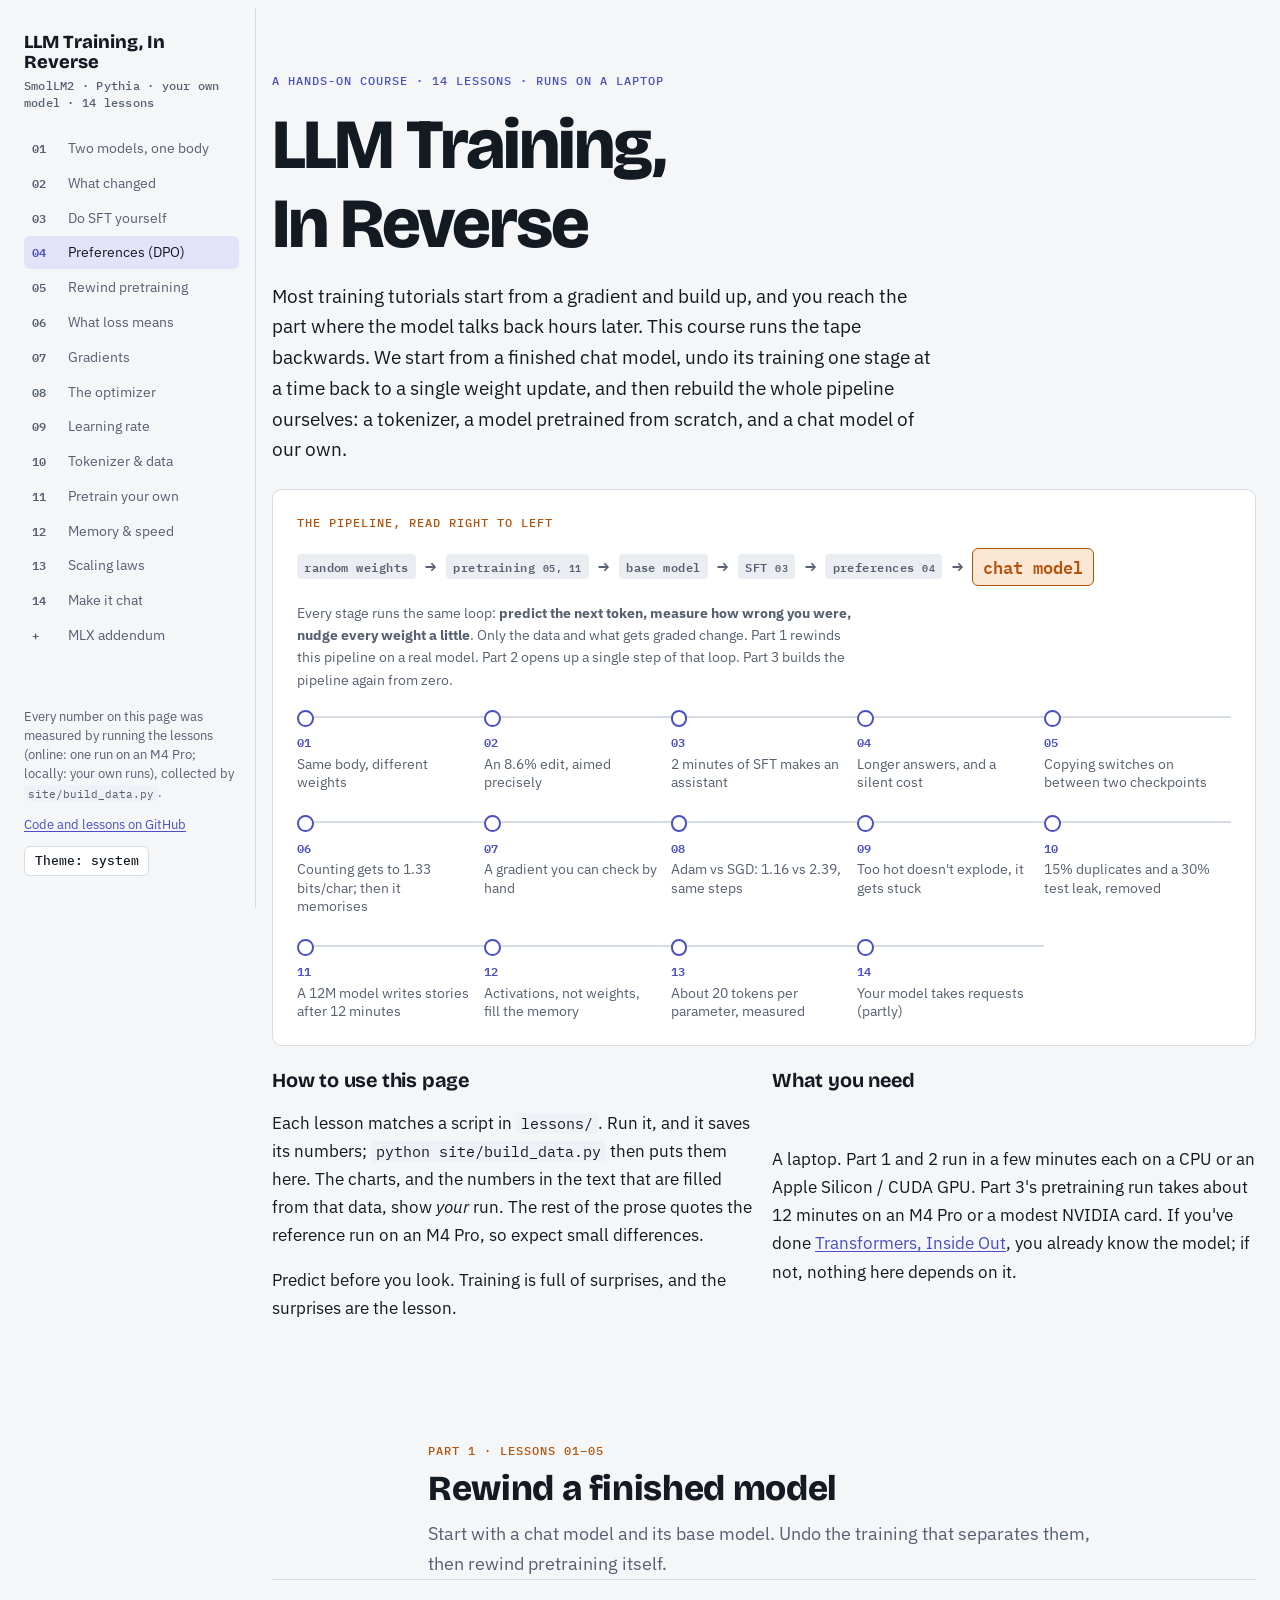
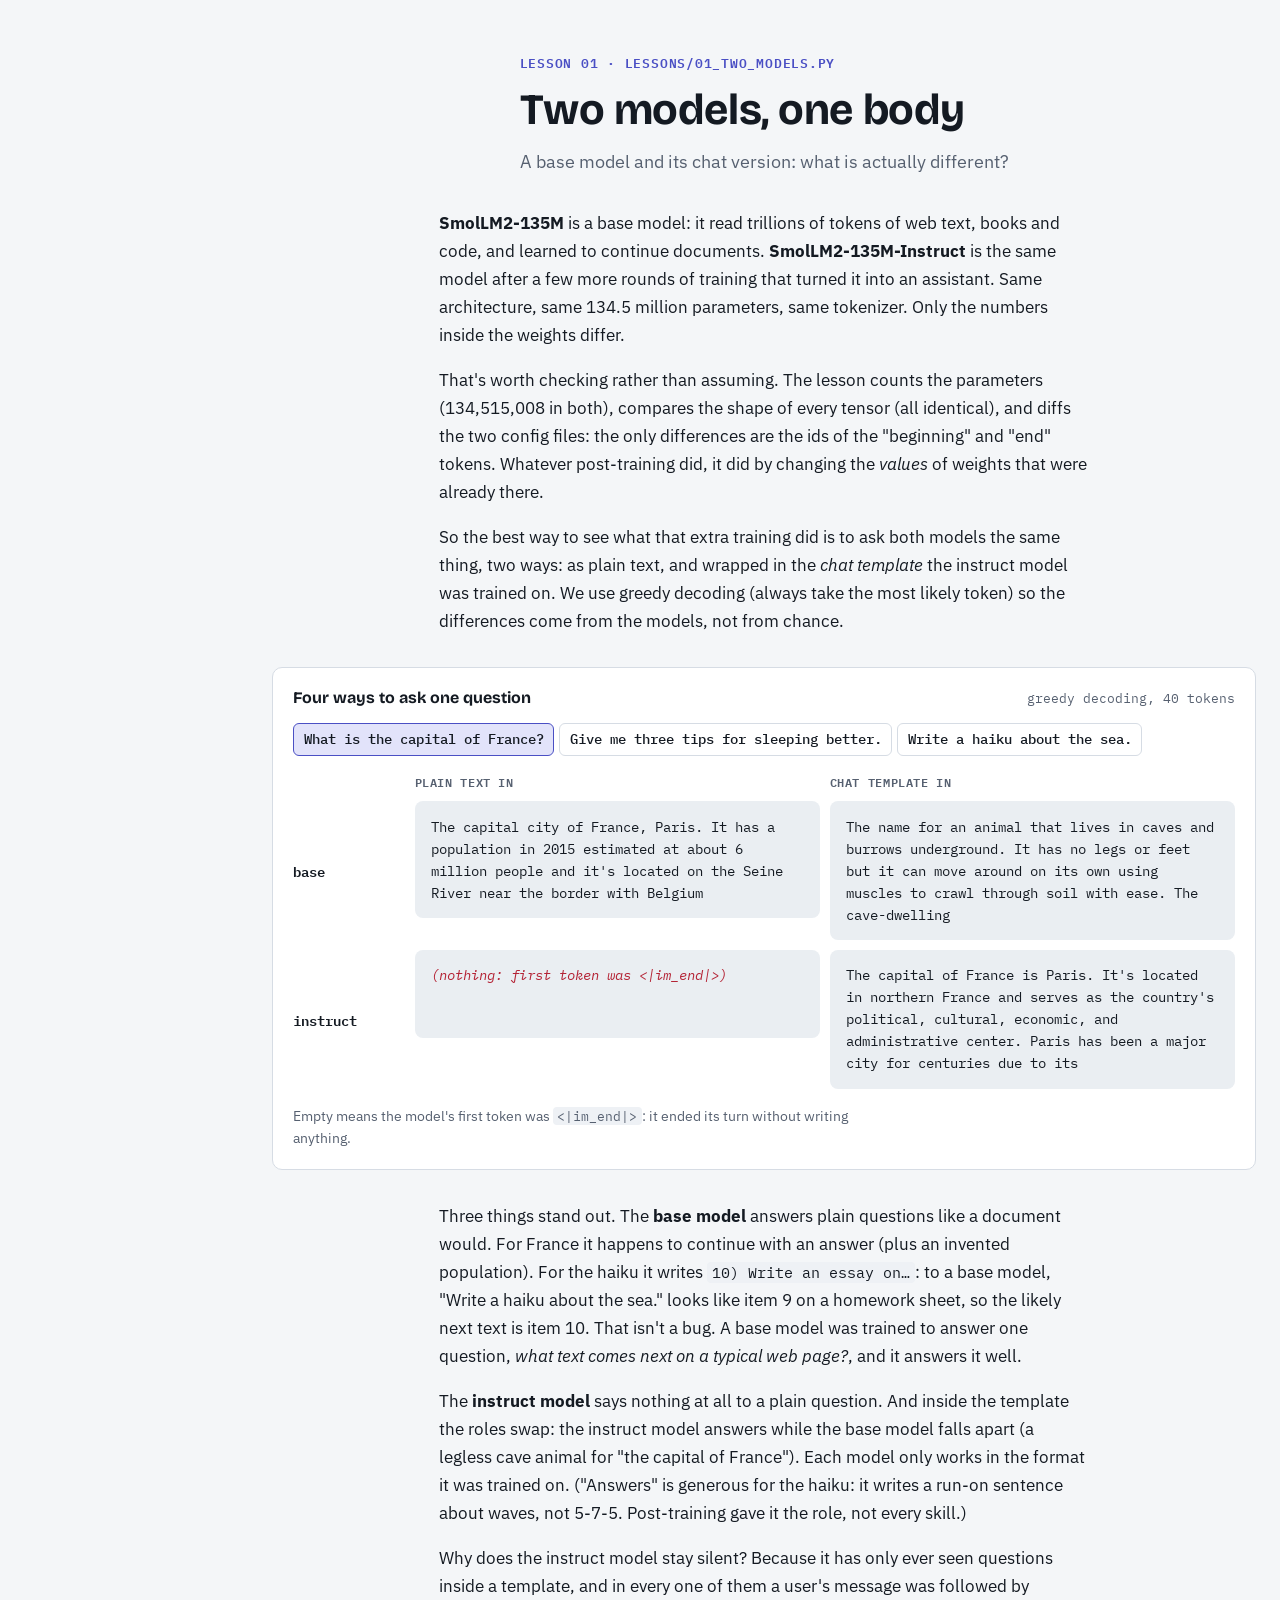
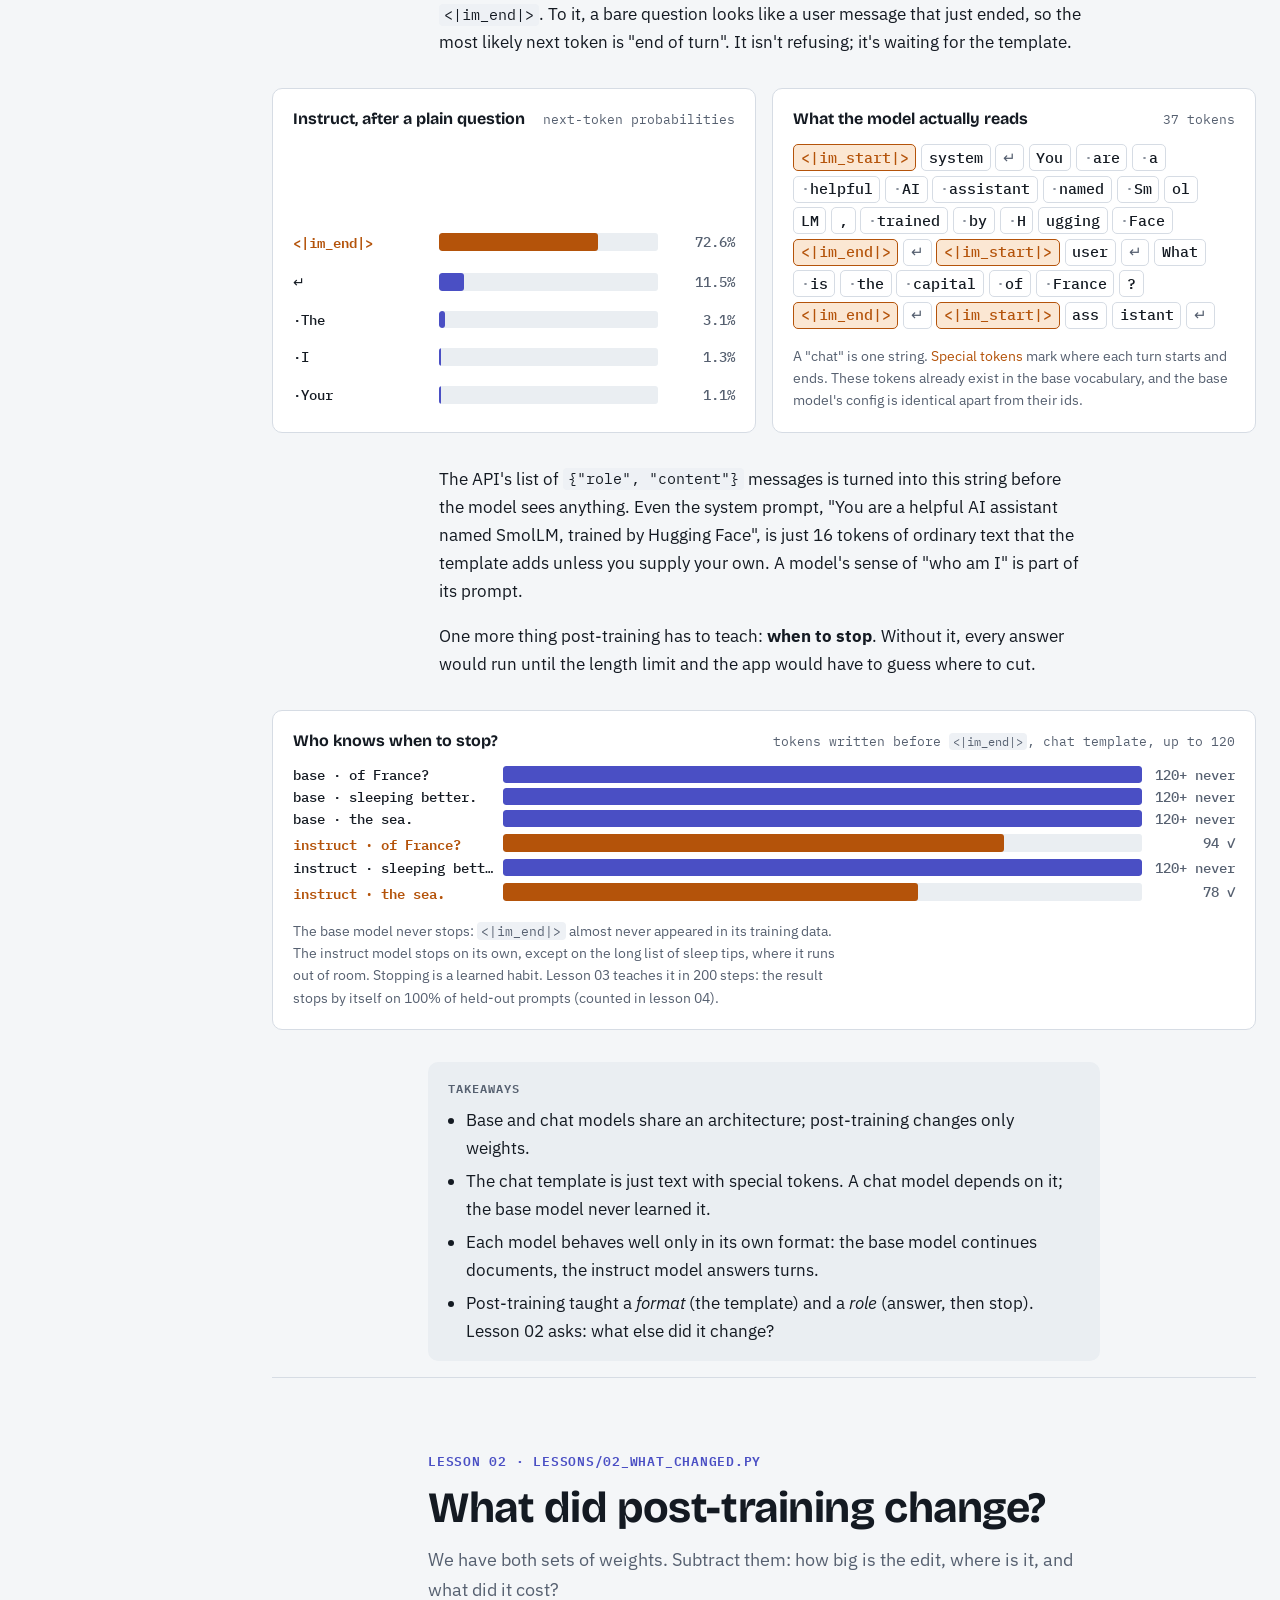
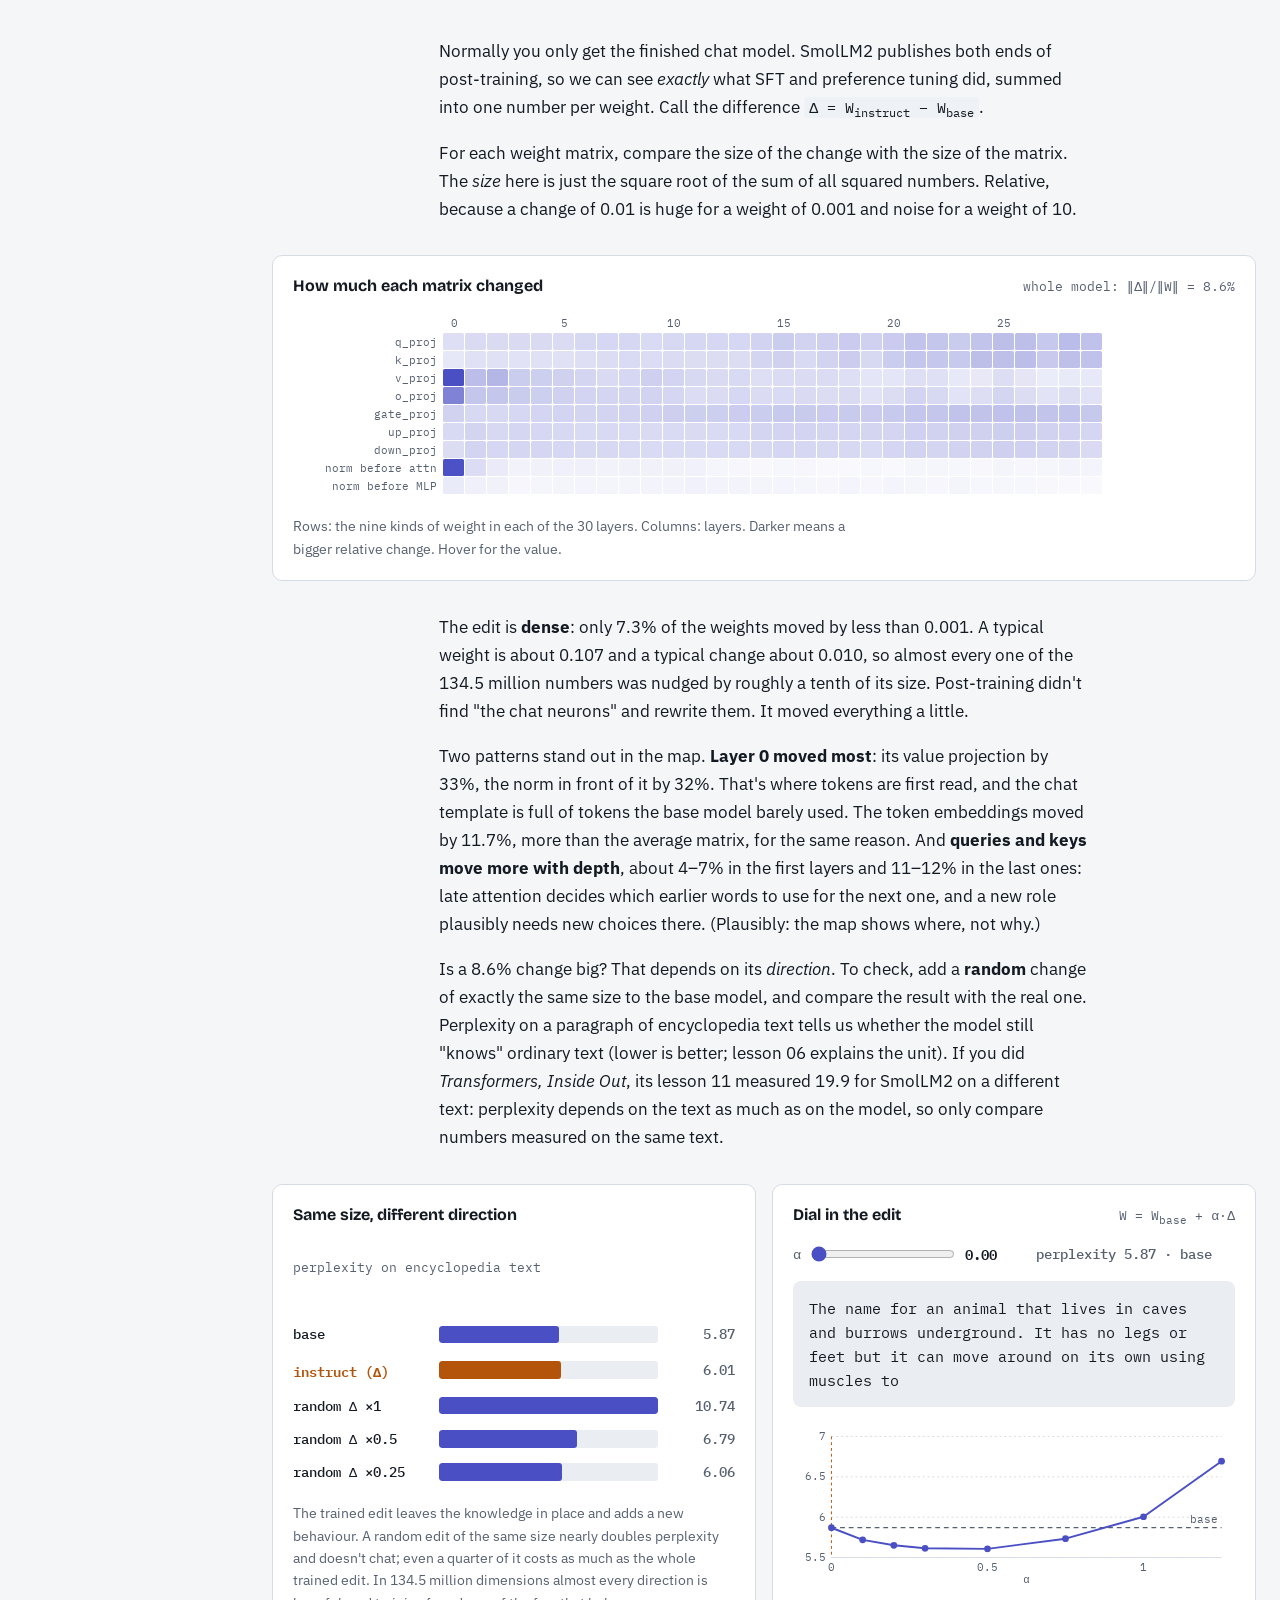
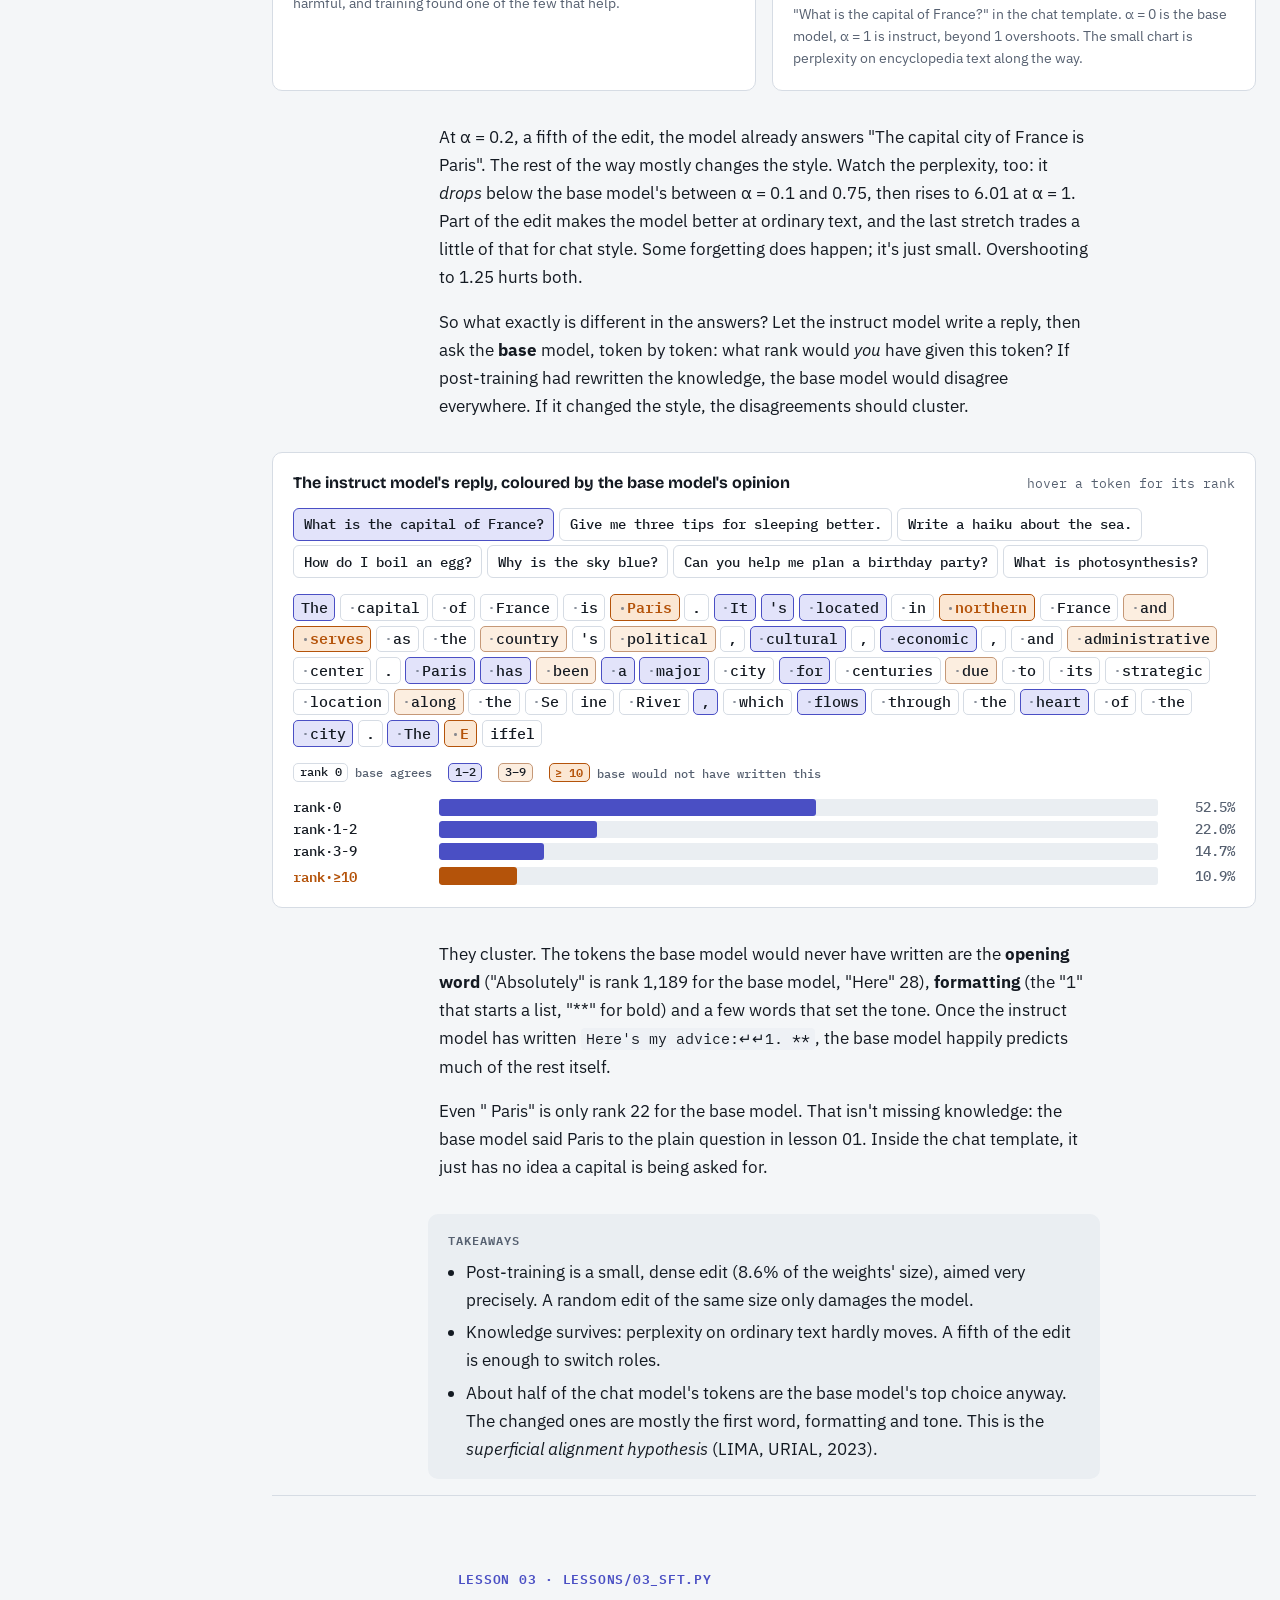
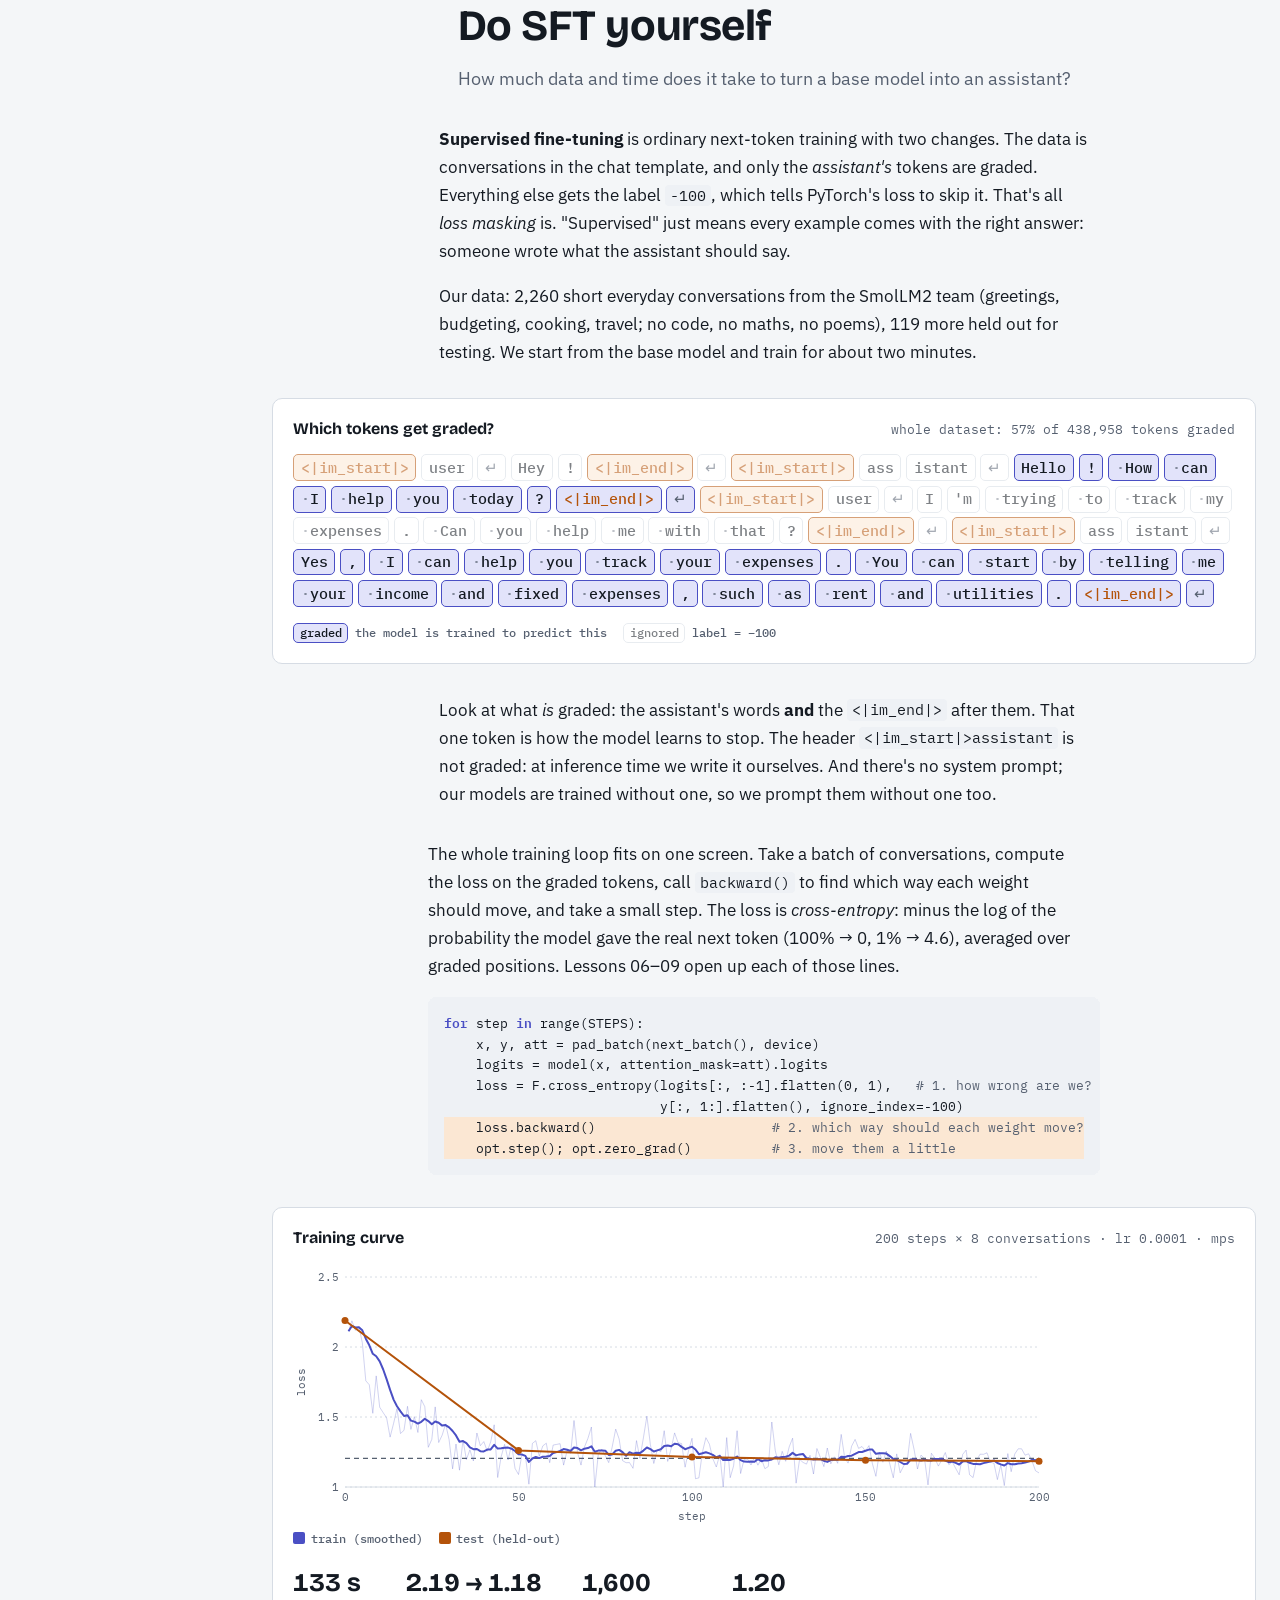
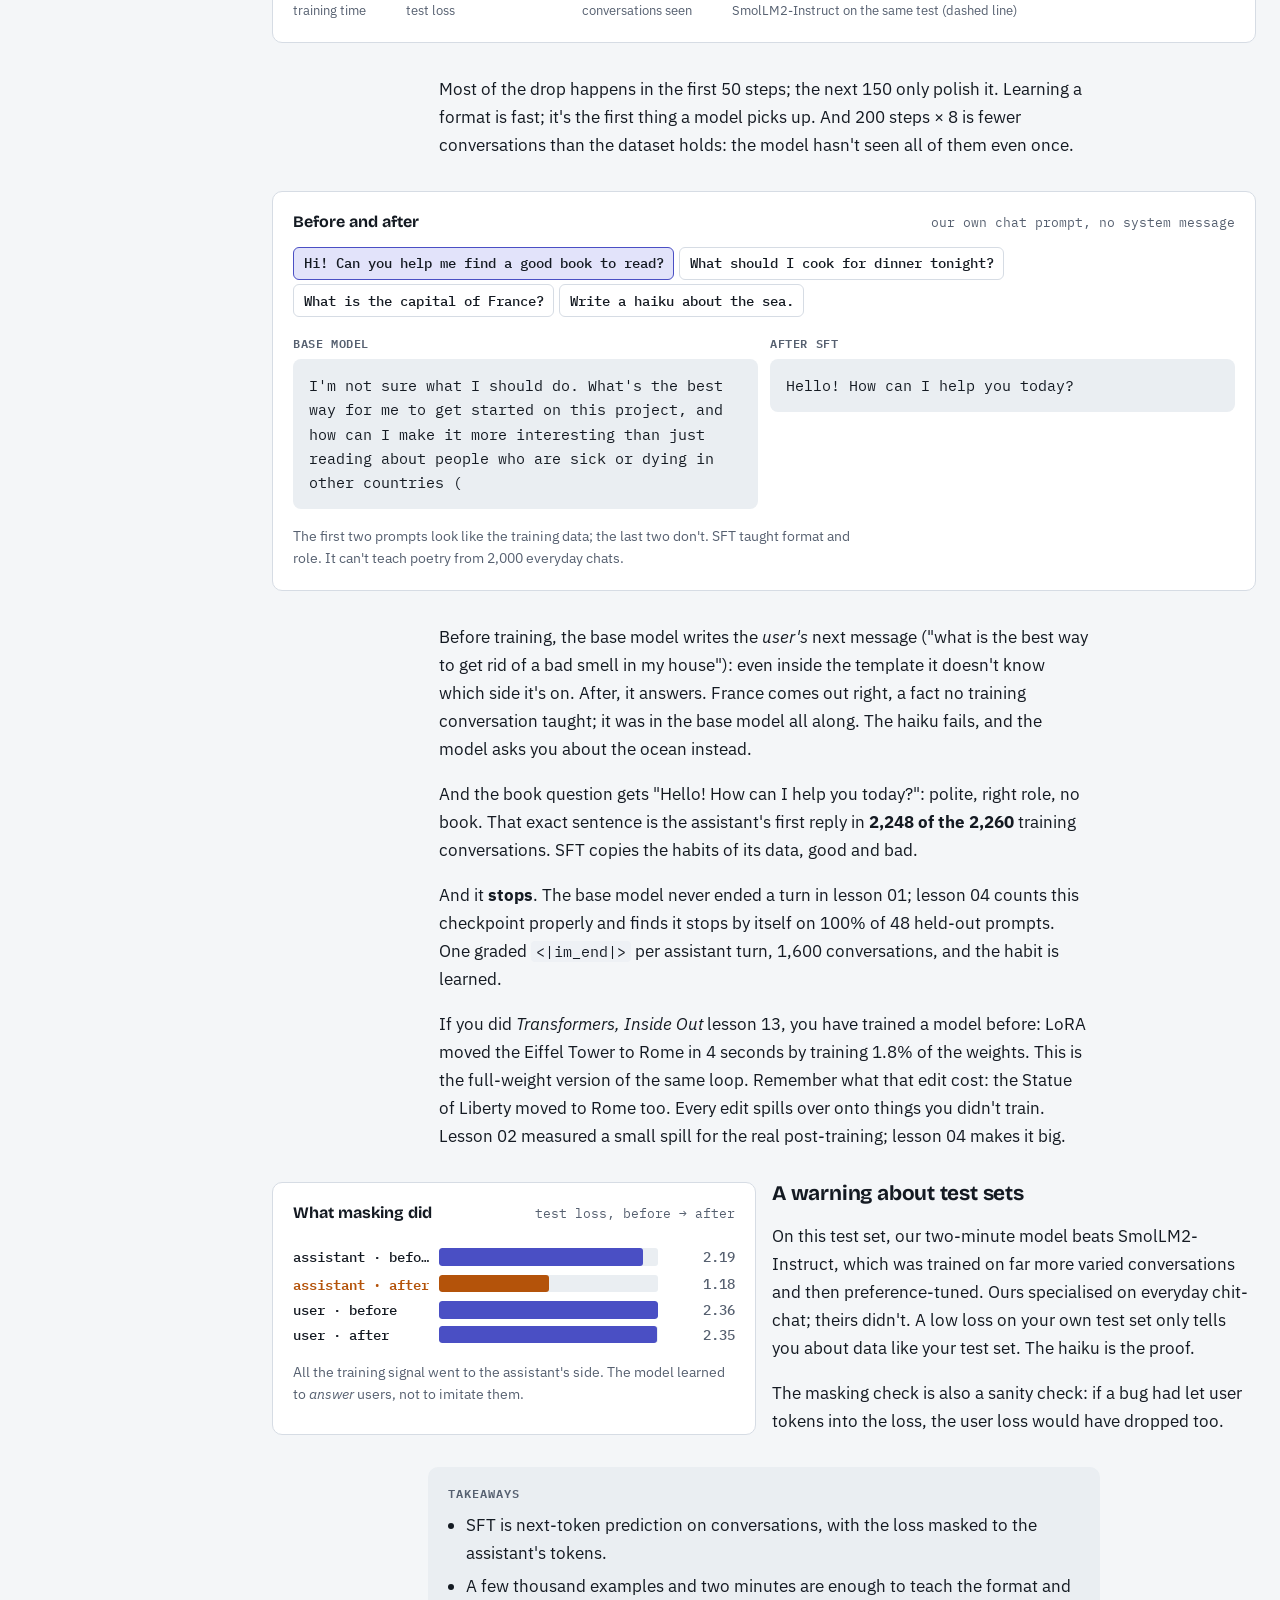
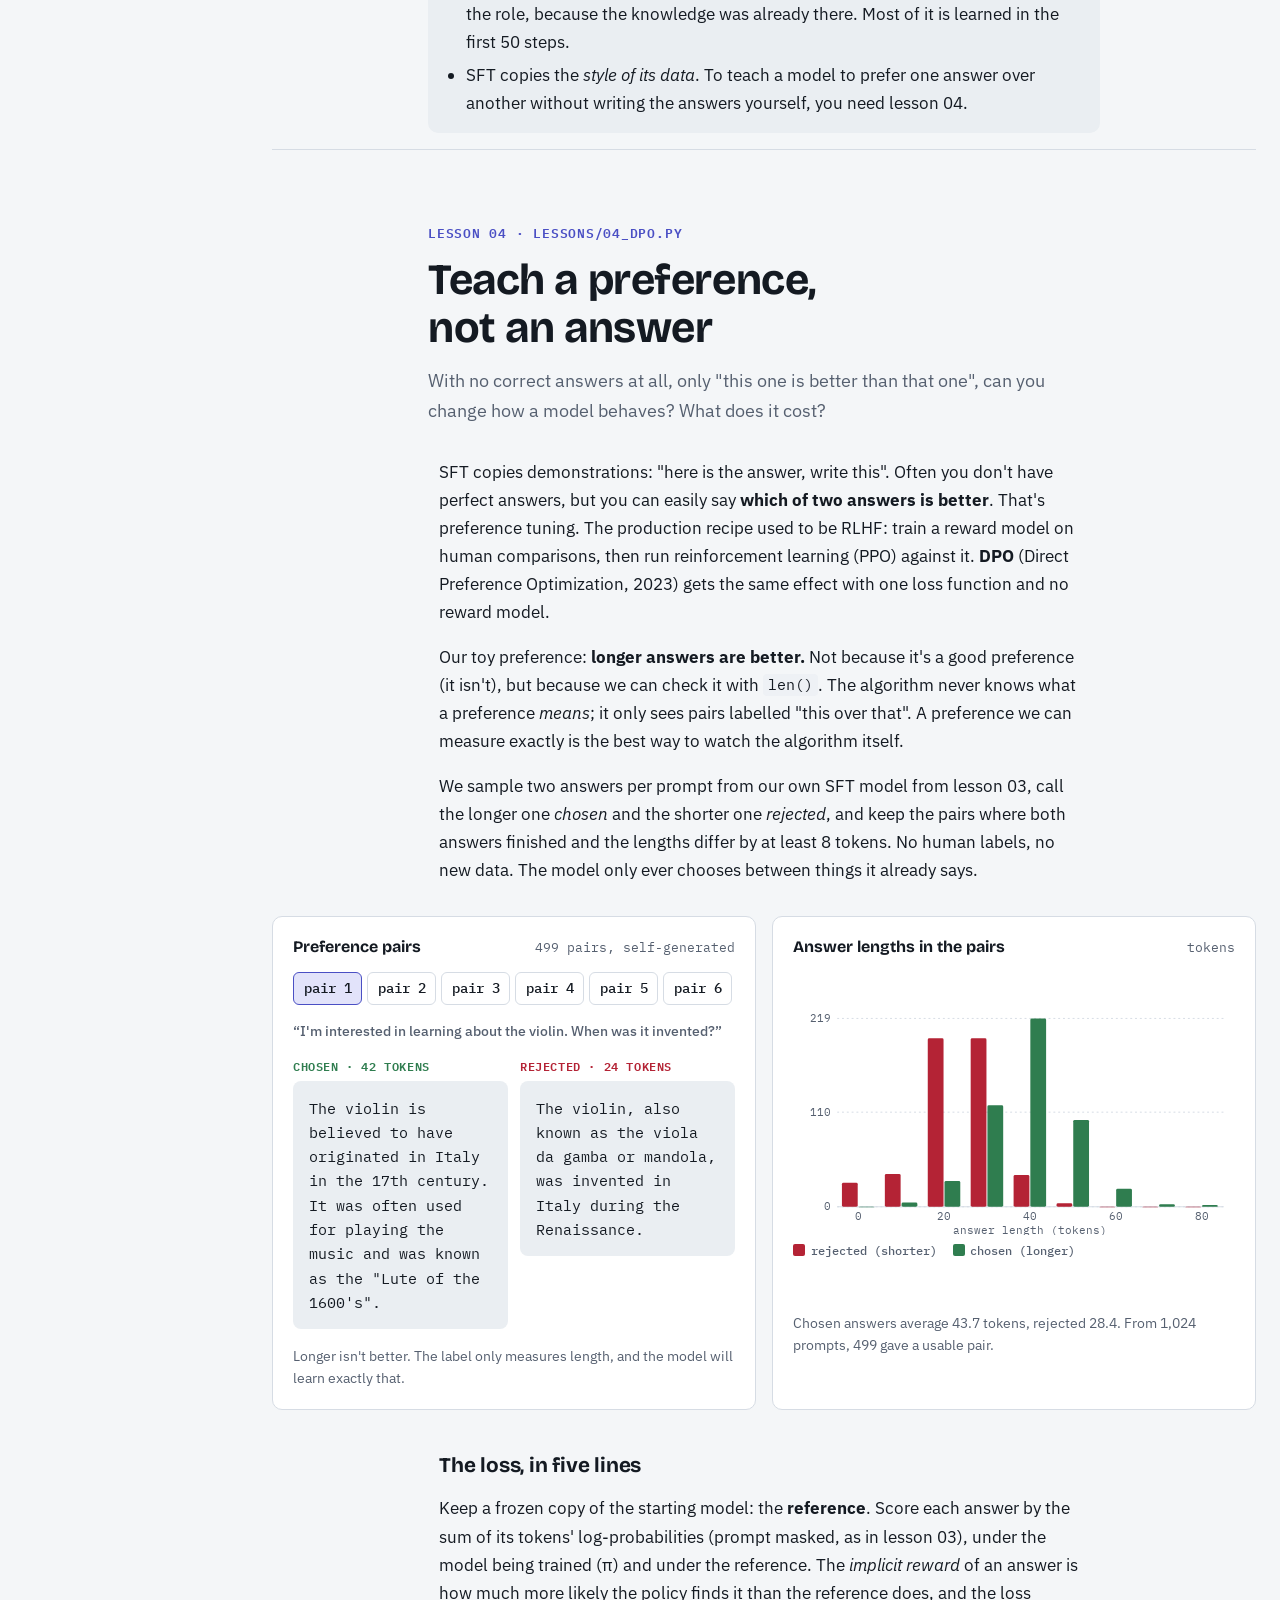
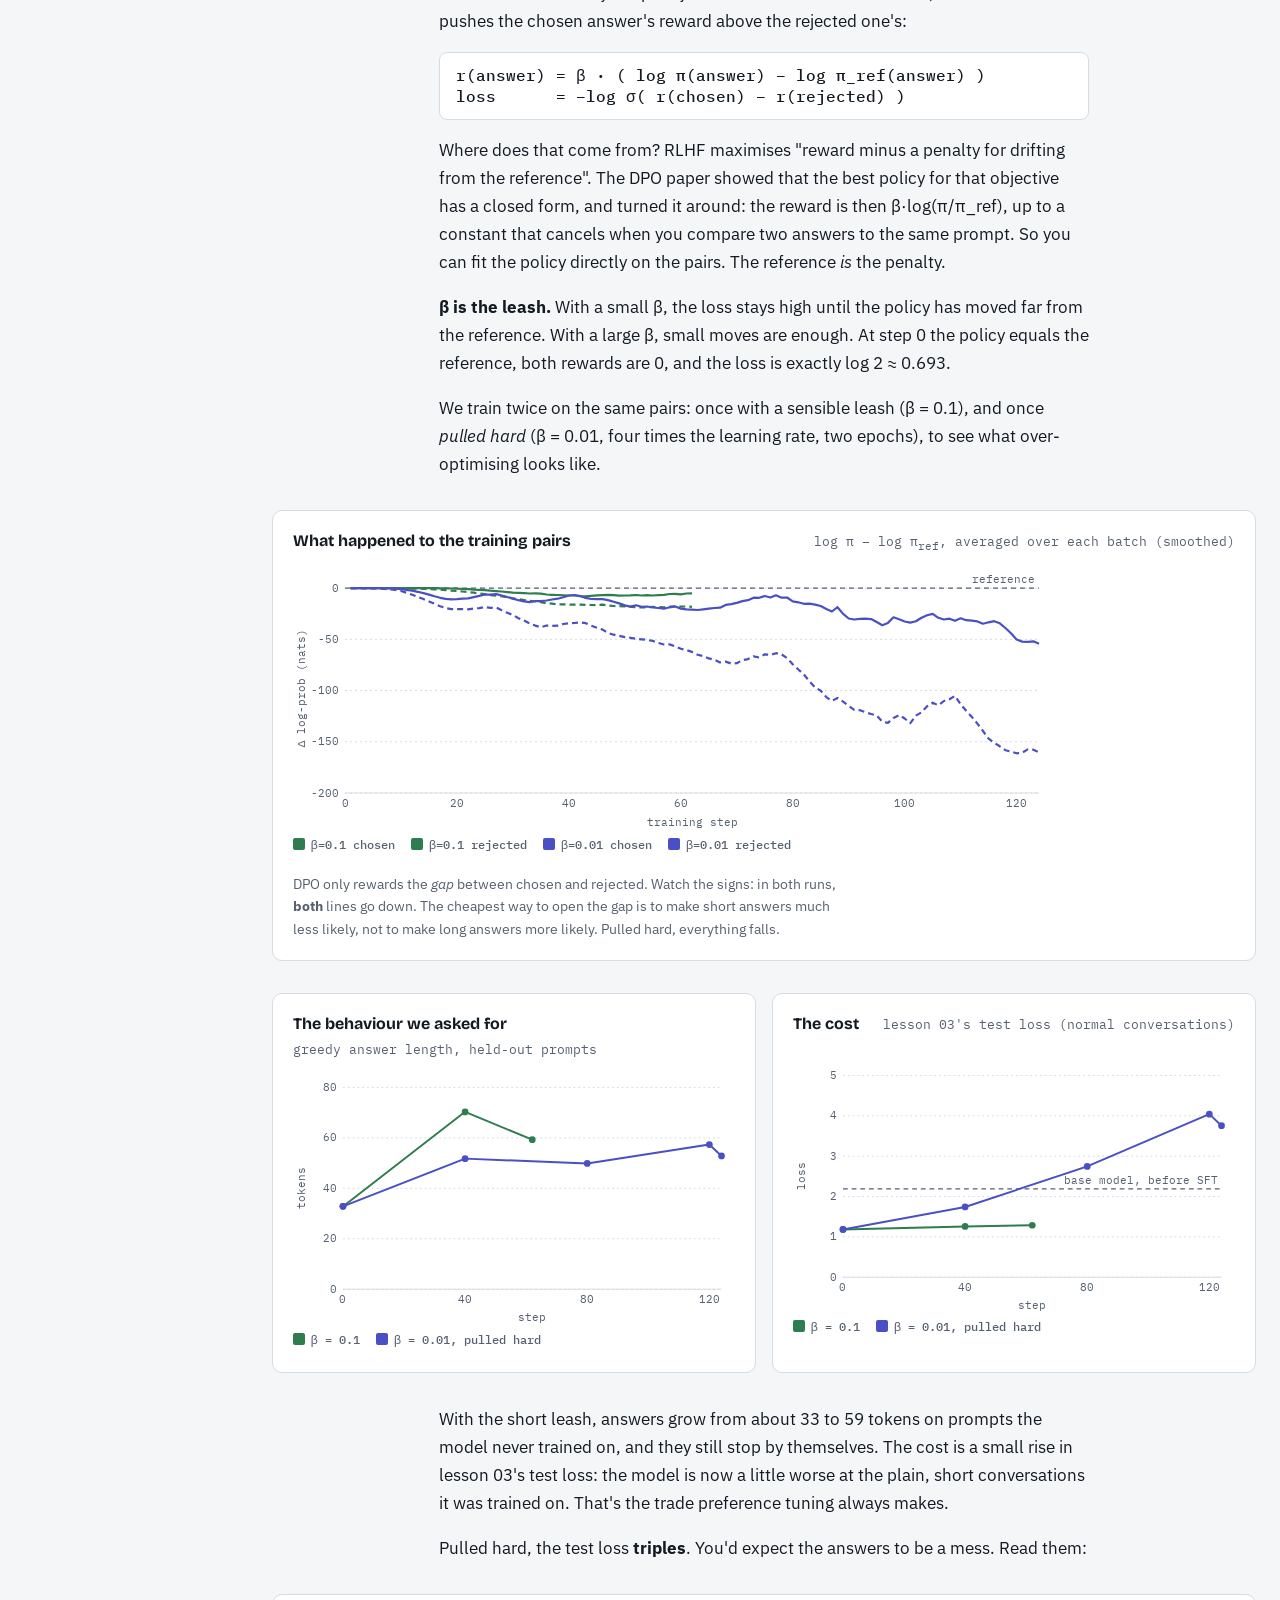
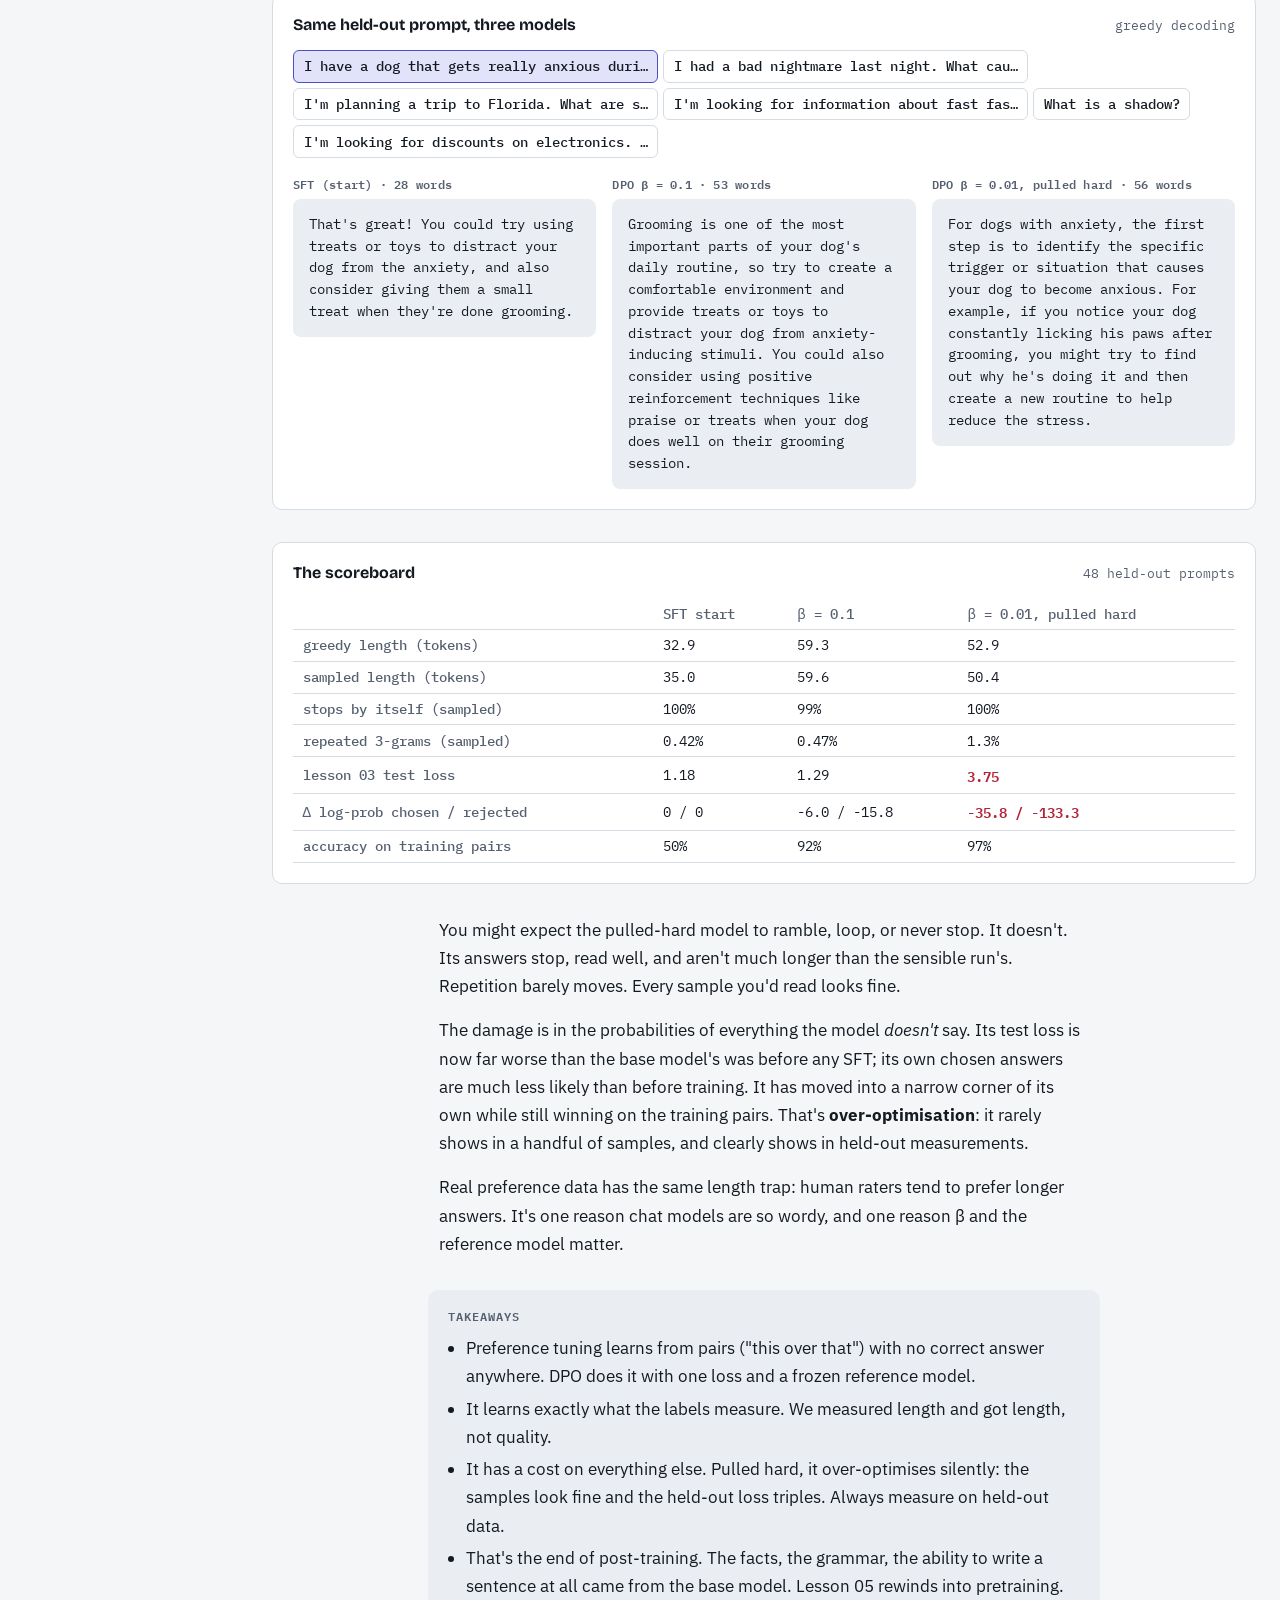
<file: index.html>
<!doctype html>
<html lang="en">
<head>
<meta charset="utf-8">
<meta name="viewport" content="width=device-width, initial-scale=1, viewport-fit=cover">
<title>LLM Training, In Reverse</title>
<meta name="description" content="Learn how language models are trained by rewinding a real one: start from a chat model, peel off each training stage, then rebuild the pipeline yourself. Fourteen lessons, real runs, laptop-sized.">
<link rel="preconnect" href="https://fonts.googleapis.com">
<link rel="preconnect" href="https://fonts.gstatic.com" crossorigin>
<link rel="stylesheet" href="https://fonts.googleapis.com/css2?family=Bricolage+Grotesque:opsz,wght@12..96,500;12..96,700;12..96,800&family=IBM+Plex+Sans:ital,wght@0,400;0,500;0,600;1,400&family=IBM+Plex+Mono:wght@400;500;600&display=swap">
<link rel="stylesheet" href="style.css">
</head>
<body>
<div class="tip" id="tip" hidden></div>

<div class="shell">
<nav class="toc" aria-label="Lessons">
  <a class="toc-brand" href="#top">LLM Training, In Reverse<span>SmolLM2 · Pythia · your own model · 14 lessons</span></a>
  <ol id="toc-list">
    <li><a class="step" href="#l01"><b>01</b><span>Two models, one body</span></a></li>
    <li><a class="step" href="#l02"><b>02</b><span>What changed</span></a></li>
    <li><a class="step" href="#l03"><b>03</b><span>Do SFT yourself</span></a></li>
    <li><a class="step" href="#l04"><b>04</b><span>Preferences (DPO)</span></a></li>
    <li><a class="step" href="#l05"><b>05</b><span>Rewind pretraining</span></a></li>
    <li><a class="step" href="#l06"><b>06</b><span>What loss means</span></a></li>
    <li><a class="step" href="#l07"><b>07</b><span>Gradients</span></a></li>
    <li><a class="step" href="#l08"><b>08</b><span>The optimizer</span></a></li>
    <li><a class="step" href="#l09"><b>09</b><span>Learning rate</span></a></li>
    <li><a class="step" href="#l10"><b>10</b><span>Tokenizer &amp; data</span></a></li>
    <li><a class="step" href="#l11"><b>11</b><span>Pretrain your own</span></a></li>
    <li><a class="step" href="#l12"><b>12</b><span>Memory &amp; speed</span></a></li>
    <li><a class="step" href="#l13"><b>13</b><span>Scaling laws</span></a></li>
    <li><a class="step" href="#l14"><b>14</b><span>Make it chat</span></a></li>
    <li><a class="step" href="#mlx"><b>+</b><span>MLX addendum</span></a></li>
  </ol>
  <div class="toc-foot">
    <p>Every number on this page was measured by running the lessons (online: one run on an M4 Pro; locally: your own runs), collected by <code>site/build_data.py</code>.</p>
    <p style="margin-top:.75rem"><a href="https://github.com/QueryType/llm-training-in-reverse">Code and lessons on GitHub</a></p>
    <p style="margin-top:.75rem"><button class="theme-btn" id="theme-btn" type="button">Theme: system</button></p>
  </div>
</nav>

<main id="top">
<!-- ===================================================== HERO -->
<header class="hero bench">
  <div class="col prose" style="margin:0">
    <p class="eyebrow">A hands-on course · 14 lessons · runs on a laptop</p>
    <h1>LLM Training, In Reverse</h1>
    <p class="lead">Most training tutorials start from a gradient and build up, and you reach the part where the model talks back hours later. This course runs the tape backwards. We start from a finished chat model, undo its training one stage at a time back to a single weight update, and then rebuild the whole pipeline ourselves: a tokenizer, a model pretrained from scratch, and a chat model of our own.</p>
  </div>

  <div class="specimen">
    <p class="eyebrow" style="color:var(--hot)">The pipeline, read right to left</p>
    <div class="specimen-row" style="gap:.35rem">
      <span class="stage">random weights</span><span class="arrow">→</span>
      <span class="stage">pretraining <small>05, 11</small></span><span class="arrow">→</span>
      <span class="stage">base model</span><span class="arrow">→</span>
      <span class="stage">SFT <small>03</small></span><span class="arrow">→</span>
      <span class="stage">preferences <small>04</small></span><span class="arrow">→</span>
      <span class="answer-chip">chat model</span>
    </div>
    <p class="caption">Every stage runs the same loop: <b>predict the next token, measure how wrong you were, nudge every weight a little</b>. Only the data and what gets graded change. Part 1 rewinds this pipeline on a real model. Part 2 opens up a single step of that loop. Part 3 builds the pipeline again from zero.</p>
    <ol class="journey" id="journey">
      <li><a href="#l01"><b>01</b><span>Same body, different weights</span></a></li>
      <li><a href="#l02"><b>02</b><span>An <span data-n="02.rel">8.6%</span> edit, aimed precisely</span></a></li>
      <li><a href="#l03"><b>03</b><span>2 minutes of SFT makes an assistant</span></a></li>
      <li><a href="#l04"><b>04</b><span>Longer answers, and a silent cost</span></a></li>
      <li><a href="#l05"><b>05</b><span>Copying switches on between two checkpoints</span></a></li>
      <li><a href="#l06"><b>06</b><span>Counting gets to <span data-n="06.best">1.33</span> bits/char; then it memorises</span></a></li>
      <li><a href="#l07"><b>07</b><span>A gradient you can check by hand</span></a></li>
      <li><a href="#l08"><b>08</b><span>Adam vs SGD: <span data-n="08.adam">1.16</span> vs <span data-n="08.sgd">2.39</span>, same steps</span></a></li>
      <li><a href="#l09"><b>09</b><span>Too hot doesn't explode, it gets stuck</span></a></li>
      <li><a href="#l10"><b>10</b><span><span data-n="10.dup">15%</span> duplicates and a 30% test leak, removed</span></a></li>
      <li><a href="#l11"><b>11</b><span>A 12M model writes stories after 12 minutes</span></a></li>
      <li><a href="#l12"><b>12</b><span>Activations, not weights, fill the memory</span></a></li>
      <li><a href="#l13"><b>13</b><span>About 20 tokens per parameter, measured</span></a></li>
      <li><a href="#l14"><b>14</b><span>Your model takes requests (partly)</span></a></li>
    </ol>
  </div>

  <div class="grid2">
    <div class="prose">
      <h3 style="margin:0">How to use this page</h3>
      <p>Each lesson matches a script in <code>lessons/</code>. Run it, and it saves its numbers; <code>python site/build_data.py</code> then puts them here. The charts, and the numbers in the text that are filled from that data, show <em>your</em> run. The rest of the prose quotes the reference run on an M4 Pro, so expect small differences.</p>
      <p>Predict before you look. Training is full of surprises, and the surprises are the lesson.</p>
    </div>
    <div class="prose">
      <h3 style="margin:0">What you need</h3>
      <p>A laptop. Part 1 and 2 run in a few minutes each on a CPU or an Apple Silicon / CUDA GPU. Part 3's pretraining run takes about 12 minutes on an M4 Pro or a modest NVIDIA card. If you've done <a href="https://querytype.github.io/transformers-inside-out/">Transformers, Inside Out</a>, you already know the model; if not, nothing here depends on it.</p>
    </div>
  </div>
</header>

<!-- ===================================================== PART 1 -->
<div class="col part-head">
  <p class="eyebrow">Part 1 · lessons 01–05</p>
  <h2>Rewind a finished model</h2>
  <p class="question">Start with a chat model and its base model. Undo the training that separates them, then rewind pretraining itself.</p>
</div>

<!-- ===================================================== 01 -->
<section class="lesson" id="l01">
  <div class="col lesson-head">
    <p class="lesson-num">Lesson 01 · lessons/01_two_models.py</p>
    <h2>Two models, one body</h2>
    <p class="question">A base model and its chat version: what is actually different?</p>
  </div>
  <div class="col prose">
    <p><strong>SmolLM2-135M</strong> is a base model: it read trillions of tokens of web text, books and code, and learned to continue documents. <strong>SmolLM2-135M-Instruct</strong> is the same model after a few more rounds of training that turned it into an assistant. Same architecture, same 134.5 million parameters, same tokenizer. Only the numbers inside the weights differ.</p>
    <p>That's worth checking rather than assuming. The lesson counts the parameters (134,515,008 in both), compares the shape of every tensor (all identical), and diffs the two config files: the only differences are the ids of the "beginning" and "end" tokens. Whatever post-training did, it did by changing the <em>values</em> of weights that were already there.</p>
    <p>So the best way to see what that extra training did is to ask both models the same thing, two ways: as plain text, and wrapped in the <em>chat template</em> the instruct model was trained on. We use greedy decoding (always take the most likely token) so the differences come from the models, not from chance.</p>
  </div>

  <div class="bench panel" id="w01-four">
    <div class="panel-title"><h4>Four ways to ask one question</h4><span class="hint">greedy decoding, 40 tokens</span></div>
    <div class="seg" id="w01-q"></div>
    <div class="four" id="w01-grid"></div>
    <p class="caption">Empty means the model's first token was <code>&lt;|im_end|&gt;</code>: it ended its turn without writing anything.</p>
  </div>

  <div class="col prose">
    <p>Three things stand out. The <strong>base model</strong> answers plain questions like a document would. For France it happens to continue with an answer (plus an invented population). For the haiku it writes <code>10) Write an essay on…</code>: to a base model, "Write a haiku about the sea." looks like item 9 on a homework sheet, so the likely next text is item 10. That isn't a bug. A base model was trained to answer one question, <em>what text comes next on a typical web page?</em>, and it answers it well.</p>
    <p>The <strong>instruct model</strong> says nothing at all to a plain question. And inside the template the roles swap: the instruct model answers while the base model falls apart (a legless cave animal for "the capital of France"). Each model only works in the format it was trained on. ("Answers" is generous for the haiku: it writes a run-on sentence about waves, not 5-7-5. Post-training gave it the role, not every skill.)</p>
    <p>Why does the instruct model stay silent? Because it has only ever seen questions inside a template, and in every one of them a user's message was followed by <code>&lt;|im_end|&gt;</code>. To it, a bare question looks like a user message that just ended, so the most likely next token is "end of turn". It isn't refusing; it's waiting for the template.</p>
  </div>

  <div class="bench grid2">
    <div class="panel">
      <div class="panel-title"><h4>Instruct, after a plain question</h4><span class="hint">next-token probabilities</span></div>
      <div class="bars" id="w01-next"></div>
    </div>
    <div class="panel">
      <div class="panel-title"><h4>What the model actually reads</h4><span class="hint" id="w01-ntok"></span></div>
      <div class="tokrow" id="w01-template"></div>
      <p class="caption">A "chat" is one string. <span style="color:var(--hot)">Special tokens</span> mark where each turn starts and ends. These tokens already exist in the base vocabulary, and the base model's config is identical apart from their ids.</p>
    </div>
  </div>

  <div class="col prose">
    <p>The API's list of <code>{"role", "content"}</code> messages is turned into this string before the model sees anything. Even the system prompt, "You are a helpful AI assistant named SmolLM, trained by Hugging Face", is just 16 tokens of ordinary text that the template adds unless you supply your own. A model's sense of "who am I" is part of its prompt.</p>
    <p>One more thing post-training has to teach: <strong>when to stop</strong>. Without it, every answer would run until the length limit and the app would have to guess where to cut.</p>
  </div>

  <div class="bench panel">
    <div class="panel-title"><h4>Who knows when to stop?</h4><span class="hint">tokens written before <code>&lt;|im_end|&gt;</code>, chat template, up to 120</span></div>
    <div id="w01-stop"></div>
    <p class="caption">The base model never stops: <code>&lt;|im_end|&gt;</code> almost never appeared in its training data. The instruct model stops on its own, except on the long list of sleep tips, where it runs out of room. Stopping is a learned habit. Lesson 03 teaches it in 200 steps: the result stops by itself on 100% of held-out prompts (counted in lesson 04).</p>
  </div>

  <div class="col">
    <div class="keys">
      <p class="label">Takeaways</p>
      <ul>
        <li>Base and chat models share an architecture; post-training changes only weights.</li>
        <li>The chat template is just text with special tokens. A chat model depends on it; the base model never learned it.</li>
        <li>Each model behaves well only in its own format: the base model continues documents, the instruct model answers turns.</li>
        <li>Post-training taught a <em>format</em> (the template) and a <em>role</em> (answer, then stop). Lesson 02 asks: what else did it change?</li>
      </ul>
    </div>
  </div>
</section>

<!-- ===================================================== 02 -->
<section class="lesson" id="l02">
  <div class="col lesson-head">
    <p class="lesson-num">Lesson 02 · lessons/02_what_changed.py</p>
    <h2>What did post-training change?</h2>
    <p class="question">We have both sets of weights. Subtract them: how big is the edit, where is it, and what did it cost?</p>
  </div>
  <div class="col prose">
    <p>Normally you only get the finished chat model. SmolLM2 publishes both ends of post-training, so we can see <em>exactly</em> what SFT and preference tuning did, summed into one number per weight. Call the difference <code>Δ = W<sub>instruct</sub> − W<sub>base</sub></code>.</p>
    <p>For each weight matrix, compare the size of the change with the size of the matrix. The <em>size</em> here is just the square root of the sum of all squared numbers. Relative, because a change of 0.01 is huge for a weight of 0.001 and noise for a weight of 10.</p>
  </div>

  <div class="bench panel">
    <div class="panel-title"><h4>How much each matrix changed</h4><span class="hint" id="w02-global"></span></div>
    <div class="scroll-x" id="w02-heat"></div>
    <p class="caption">Rows: the nine kinds of weight in each of the 30 layers. Columns: layers. Darker means a bigger relative change. Hover for the value.</p>
  </div>

  <div class="col prose">
    <p>The edit is <strong>dense</strong>: only <span data-n="02.tiny">7.3%</span> of the weights moved by less than 0.001. A typical weight is about <span data-n="02.medw">0.107</span> and a typical change about <span data-n="02.medd">0.010</span>, so almost every one of the 134.5 million numbers was nudged by roughly a tenth of its size. Post-training didn't find "the chat neurons" and rewrite them. It moved everything a little.</p>
    <p>Two patterns stand out in the map. <strong>Layer 0 moved most</strong>: its value projection by <span data-n="02.v0">33%</span>, the norm in front of it by <span data-n="02.n0">32%</span>. That's where tokens are first read, and the chat template is full of tokens the base model barely used. The token embeddings moved by <span data-n="02.embed">11.7%</span>, more than the average matrix, for the same reason. And <strong>queries and keys move more with depth</strong>, about 4–7% in the first layers and 11–12% in the last ones: late attention decides which earlier words to use for the next one, and a new role plausibly needs new choices there. (Plausibly: the map shows where, not why.)</p>
    <p>Is a <span data-n="02.rel">8.6%</span> change big? That depends on its <em>direction</em>. To check, add a <strong>random</strong> change of exactly the same size to the base model, and compare the result with the real one. Perplexity on a paragraph of encyclopedia text tells us whether the model still "knows" ordinary text (lower is better; lesson 06 explains the unit). If you did <em>Transformers, Inside Out</em>, its lesson 11 measured 19.9 for SmolLM2 on a different text: perplexity depends on the text as much as on the model, so only compare numbers measured on the same text.</p>
  </div>

  <div class="bench grid2">
    <div class="panel">
      <div class="panel-title"><h4>Same size, different direction</h4><span class="hint">perplexity on encyclopedia text</span></div>
      <div class="bars" id="w02-dir"></div>
      <p class="caption">The trained edit leaves the knowledge in place and adds a new behaviour. A random edit of the same size nearly doubles perplexity and doesn't chat; even a quarter of it costs as much as the whole trained edit. In 134.5 million dimensions almost every direction is harmful, and training found one of the few that help.</p>
    </div>
    <div class="panel">
      <div class="panel-title"><h4>Dial in the edit</h4><span class="hint">W = W<sub>base</sub> + α·Δ</span></div>
      <div class="controls"><label>α <input type="range" id="w02-alpha" min="0" max="7" step="1" value="0"><output id="w02-alpha-out"></output></label><span class="muted" id="w02-ppl" style="font:500 .85rem var(--font-mono)"></span></div>
      <div class="out-box" id="w02-ans"></div>
      <div id="w02-alpha-ppl"></div>
      <p class="caption">"What is the capital of France?" in the chat template. α = 0 is the base model, α = 1 is instruct, beyond 1 overshoots. The small chart is perplexity on encyclopedia text along the way.</p>
    </div>
  </div>

  <div class="col prose">
    <p>At α = 0.2, a fifth of the edit, the model already answers "The capital city of France is Paris". The rest of the way mostly changes the style. Watch the perplexity, too: it <em>drops</em> below the base model's between α = 0.1 and 0.75, then rises to <span data-n="02.ppl_inst">6.01</span> at α = 1. Part of the edit makes the model better at ordinary text, and the last stretch trades a little of that for chat style. Some forgetting does happen; it's just small. Overshooting to 1.25 hurts both.</p>
    <p>So what exactly is different in the answers? Let the instruct model write a reply, then ask the <strong>base</strong> model, token by token: what rank would <em>you</em> have given this token? If post-training had rewritten the knowledge, the base model would disagree everywhere. If it changed the style, the disagreements should cluster.</p>
  </div>

  <div class="bench panel">
    <div class="panel-title"><h4>The instruct model's reply, coloured by the base model's opinion</h4><span class="hint">hover a token for its rank</span></div>
    <div class="seg" id="w02-prompts"></div>
    <div class="tokrow" id="w02-tokens"></div>
    <div class="legend-row">
      <span><span class="tok r0">rank 0</span> base agrees</span>
      <span><span class="tok r1">1–2</span></span>
      <span><span class="tok r2">3–9</span></span>
      <span><span class="tok r3">≥ 10</span> base would not have written this</span>
    </div>
    <div class="bars" id="w02-share"></div>
  </div>

  <div class="col prose">
    <p>They cluster. The tokens the base model would never have written are the <strong>opening word</strong> ("Absolutely" is rank 1,189 for the base model, "Here" 28), <strong>formatting</strong> (the "1" that starts a list, "**" for bold) and a few words that set the tone. Once the instruct model has written <code>Here's my advice:↵↵1. **</code>, the base model happily predicts much of the rest itself.</p>
    <p>Even " Paris" is only rank 22 for the base model. That isn't missing knowledge: the base model said Paris to the plain question in lesson 01. Inside the chat template, it just has no idea a capital is being asked for.</p>
  </div>

  <div class="col">
    <div class="keys">
      <p class="label">Takeaways</p>
      <ul>
        <li>Post-training is a small, dense edit (<span data-n="02.rel">8.6%</span> of the weights' size), aimed very precisely. A random edit of the same size only damages the model.</li>
        <li>Knowledge survives: perplexity on ordinary text hardly moves. A fifth of the edit is enough to switch roles.</li>
        <li>About half of the chat model's tokens are the base model's top choice anyway. The changed ones are mostly the first word, formatting and tone. This is the <em>superficial alignment hypothesis</em> (LIMA, URIAL, 2023).</li>
      </ul>
    </div>
  </div>
</section>

<!-- ===================================================== 03 -->
<section class="lesson" id="l03">
  <div class="col lesson-head">
    <p class="lesson-num">Lesson 03 · lessons/03_sft.py</p>
    <h2>Do SFT yourself</h2>
    <p class="question">How much data and time does it take to turn a base model into an assistant?</p>
  </div>
  <div class="col prose">
    <p><strong>Supervised fine-tuning</strong> is ordinary next-token training with two changes. The data is conversations in the chat template, and only the <em>assistant's</em> tokens are graded. Everything else gets the label <code>-100</code>, which tells PyTorch's loss to skip it. That's all <em>loss masking</em> is. "Supervised" just means every example comes with the right answer: someone wrote what the assistant should say.</p>
    <p>Our data: 2,260 short everyday conversations from the SmolLM2 team (greetings, budgeting, cooking, travel; no code, no maths, no poems), 119 more held out for testing. We start from the base model and train for about two minutes.</p>
  </div>

  <div class="bench panel">
    <div class="panel-title"><h4>Which tokens get graded?</h4><span class="hint" id="w03-maskstat"></span></div>
    <div class="tokrow" id="w03-mask"></div>
    <div class="legend-row"><span><span class="tok graded">graded</span> the model is trained to predict this</span><span><span class="tok ignored">ignored</span> label = −100</span></div>
  </div>

  <div class="col prose">
    <p>Look at what <em>is</em> graded: the assistant's words <strong>and</strong> the <code>&lt;|im_end|&gt;</code> after them. That one token is how the model learns to stop. The header <code>&lt;|im_start|&gt;assistant</code> is not graded: at inference time we write it ourselves. And there's no system prompt; our models are trained without one, so we prompt them without one too.</p>
  </div>

  <div class="col prose">
    <p>The whole training loop fits on one screen. Take a batch of conversations, compute the loss on the graded tokens, call <code>backward()</code> to find which way each weight should move, and take a small step. The loss is <em>cross-entropy</em>: minus the log of the probability the model gave the real next token (100% → 0, 1% → 4.6), averaged over graded positions. Lessons 06–09 open up each of those lines.</p>
<pre class="code"><span class="k">for</span> step <span class="k">in</span> range(STEPS):
    x, y, att = pad_batch(next_batch(), device)
    logits = model(x, attention_mask=att).logits
    loss = F.cross_entropy(logits[:, :-1].flatten(0, 1),   <span class="c"># 1. how wrong are we?</span>
                           y[:, 1:].flatten(), ignore_index=-100)
<span class="hl">    loss.backward()                      <span class="c"># 2. which way should each weight move?</span></span>
<span class="hl">    opt.step(); opt.zero_grad()          <span class="c"># 3. move them a little</span></span></pre>
  </div>

  <div class="bench panel">
    <div class="panel-title"><h4>Training curve</h4><span class="hint" id="w03-runinfo"></span></div>
    <div id="w03-curve"></div>
    <div class="stats" id="w03-stats"></div>
  </div>

  <div class="col prose">
    <p>Most of the drop happens in the first 50 steps; the next 150 only polish it. Learning a format is fast; it's the first thing a model picks up. And 200 steps × 8 is fewer conversations than the dataset holds: the model hasn't seen all of them even once.</p>
  </div>

  <div class="bench panel">
    <div class="panel-title"><h4>Before and after</h4><span class="hint">our own chat prompt, no system message</span></div>
    <div class="seg" id="w03-prompts"></div>
    <div class="pair">
      <div><p class="lbl">base model</p><div class="out-box" id="w03-before"></div></div>
      <div><p class="lbl">after SFT</p><div class="out-box" id="w03-after"></div></div>
    </div>
    <p class="caption">The first two prompts look like the training data; the last two don't. SFT taught format and role. It can't teach poetry from 2,000 everyday chats.</p>
  </div>

  <div class="col prose">
    <p>Before training, the base model writes the <em>user's</em> next message ("what is the best way to get rid of a bad smell in my house"): even inside the template it doesn't know which side it's on. After, it answers. France comes out right, a fact no training conversation taught; it was in the base model all along. The haiku fails, and the model asks you about the ocean instead.</p>
    <p>And the book question gets "Hello! How can I help you today?": polite, right role, no book. That exact sentence is the assistant's first reply in <strong>2,248 of the 2,260</strong> training conversations. SFT copies the habits of its data, good and bad.</p>
    <p>And it <strong>stops</strong>. The base model never ended a turn in lesson 01; lesson 04 counts this checkpoint properly and finds it stops by itself on 100% of 48 held-out prompts. One graded <code>&lt;|im_end|&gt;</code> per assistant turn, 1,600 conversations, and the habit is learned.</p>
    <p>If you did <em>Transformers, Inside Out</em> lesson 13, you have trained a model before: LoRA moved the Eiffel Tower to Rome in 4 seconds by training 1.8% of the weights. This is the full-weight version of the same loop. Remember what that edit cost: the Statue of Liberty moved to Rome too. Every edit spills over onto things you didn't train. Lesson 02 measured a small spill for the real post-training; lesson 04 makes it big.</p>
  </div>

  <div class="bench grid2">
    <div class="panel">
      <div class="panel-title"><h4>What masking did</h4><span class="hint">test loss, before → after</span></div>
      <div class="bars" id="w03-maskeffect"></div>
      <p class="caption">All the training signal went to the assistant's side. The model learned to <em>answer</em> users, not to imitate them.</p>
    </div>
    <div class="prose" style="align-content:start">
      <h3 style="margin:0">A warning about test sets</h3>
      <p>On this test set, our two-minute model beats SmolLM2-Instruct, which was trained on far more varied conversations and then preference-tuned. Ours specialised on everyday chit-chat; theirs didn't. A low loss on your own test set only tells you about data like your test set. The haiku is the proof.</p>
      <p>The masking check is also a sanity check: if a bug had let user tokens into the loss, the user loss would have dropped too.</p>
    </div>
  </div>

  <div class="col">
    <div class="keys">
      <p class="label">Takeaways</p>
      <ul>
        <li>SFT is next-token prediction on conversations, with the loss masked to the assistant's tokens.</li>
        <li>A few thousand examples and two minutes are enough to teach the format and the role, because the knowledge was already there. Most of it is learned in the first 50 steps.</li>
        <li>SFT copies the <em>style of its data</em>. To teach a model to prefer one answer over another without writing the answers yourself, you need lesson 04.</li>
      </ul>
    </div>
  </div>
</section>

<!-- ===================================================== 04–14 (coming) -->
<!-- ===================================================== 04 -->
<section class="lesson" id="l04">
  <div class="col lesson-head">
    <p class="lesson-num">Lesson 04 · lessons/04_dpo.py</p>
    <h2>Teach a preference, not an answer</h2>
    <p class="question">With no correct answers at all, only "this one is better than that one", can you change how a model behaves? What does it cost?</p>
  </div>
  <div class="col prose">
    <p>SFT copies demonstrations: "here is the answer, write this". Often you don't have perfect answers, but you can easily say <strong>which of two answers is better</strong>. That's preference tuning. The production recipe used to be RLHF: train a reward model on human comparisons, then run reinforcement learning (PPO) against it. <strong>DPO</strong> (Direct Preference Optimization, 2023) gets the same effect with one loss function and no reward model.</p>
    <p>Our toy preference: <strong>longer answers are better.</strong> Not because it's a good preference (it isn't), but because we can check it with <code>len()</code>. The algorithm never knows what a preference <em>means</em>; it only sees pairs labelled "this over that". A preference we can measure exactly is the best way to watch the algorithm itself.</p>
    <p>We sample two answers per prompt from our own SFT model from lesson 03, call the longer one <em>chosen</em> and the shorter one <em>rejected</em>, and keep the pairs where both answers finished and the lengths differ by at least 8 tokens. No human labels, no new data. The model only ever chooses between things it already says.</p>
  </div>

  <div class="bench grid2">
    <div class="panel">
      <div class="panel-title"><h4>Preference pairs</h4><span class="hint" id="w04-npairs"></span></div>
      <div class="seg" id="w04-pairsel"></div>
      <p class="lbl muted" id="w04-prompt" style="font:500 .9rem var(--font-body)"></p>
      <div class="pair">
        <div><p class="lbl" style="color:var(--good)" id="w04-clab">chosen</p><div class="out-box" id="w04-chosen"></div></div>
        <div><p class="lbl" style="color:var(--bad)" id="w04-rlab">rejected</p><div class="out-box" id="w04-rejected"></div></div>
      </div>
      <p class="caption">Longer isn't better. The label only measures length, and the model will learn exactly that.</p>
    </div>
    <div class="panel">
      <div class="panel-title"><h4>Answer lengths in the pairs</h4><span class="hint">tokens</span></div>
      <div id="w04-hist"></div>
      <p class="caption" id="w04-histcap"></p>
    </div>
  </div>

  <div class="col prose">
    <h3>The loss, in five lines</h3>
    <p>Keep a frozen copy of the starting model: the <strong>reference</strong>. Score each answer by the sum of its tokens' log-probabilities (prompt masked, as in lesson 03), under the model being trained (π) and under the reference. The <em>implicit reward</em> of an answer is how much more likely the policy finds it than the reference does, and the loss pushes the chosen answer's reward above the rejected one's:</p>
    <div class="formula">r(answer) = β · ( log π(answer) − log π_ref(answer) )
loss      = −log σ( r(chosen) − r(rejected) )</div>
    <p>Where does that come from? RLHF maximises "reward minus a penalty for drifting from the reference". The DPO paper showed that the best policy for that objective has a closed form, and turned it around: the reward is then β·log(π/π_ref), up to a constant that cancels when you compare two answers to the same prompt. So you can fit the policy directly on the pairs. The reference <em>is</em> the penalty.</p>
    <p><strong>β is the leash.</strong> With a small β, the loss stays high until the policy has moved far from the reference. With a large β, small moves are enough. At step 0 the policy equals the reference, both rewards are 0, and the loss is exactly log 2 ≈ 0.693.</p>
    <p>We train twice on the same pairs: once with a sensible leash (β = 0.1), and once <em>pulled hard</em> (β = 0.01, four times the learning rate, two epochs), to see what over-optimising looks like.</p>
  </div>

  <div class="bench panel">
    <div class="panel-title"><h4>What happened to the training pairs</h4><span class="hint">log π − log π<sub>ref</sub>, averaged over each batch (smoothed)</span></div>
    <div id="w04-dlogp"></div>
    <p class="caption">DPO only rewards the <em>gap</em> between chosen and rejected. Watch the signs: in both runs, <strong>both</strong> lines go down. The cheapest way to open the gap is to make short answers much less likely, not to make long answers more likely. Pulled hard, everything falls.</p>
  </div>

  <div class="bench grid2">
    <div class="panel">
      <div class="panel-title"><h4>The behaviour we asked for</h4><span class="hint">greedy answer length, held-out prompts</span></div>
      <div id="w04-len"></div>
    </div>
    <div class="panel">
      <div class="panel-title"><h4>The cost</h4><span class="hint">lesson 03's test loss (normal conversations)</span></div>
      <div id="w04-loss"></div>
    </div>
  </div>

  <div class="col prose">
    <p>With the short leash, answers grow from about <span data-n="04.len0">33</span> to <span data-n="04.len1">59</span> tokens on prompts the model never trained on, and they still stop by themselves. The cost is a small rise in lesson 03's test loss: the model is now a little worse at the plain, short conversations it was trained on. That's the trade preference tuning always makes.</p>
    <p>Pulled hard, the test loss <strong>triples</strong>. You'd expect the answers to be a mess. Read them:</p>
  </div>

  <div class="bench panel">
    <div class="panel-title"><h4>Same held-out prompt, three models</h4><span class="hint">greedy decoding</span></div>
    <div class="seg" id="w04-evalsel"></div>
    <div class="grid3" id="w04-three"></div>
  </div>

  <div class="bench panel">
    <div class="panel-title"><h4>The scoreboard</h4><span class="hint">48 held-out prompts</span></div>
    <div class="scroll-x"><table class="data" id="w04-table"></table></div>
  </div>

  <div class="col prose">
    <p>You might expect the pulled-hard model to ramble, loop, or never stop. It doesn't. Its answers stop, read well, and aren't much longer than the sensible run's. Repetition barely moves. Every sample you'd read looks fine.</p>
    <p>The damage is in the probabilities of everything the model <em>doesn't</em> say. Its test loss is now far worse than the base model's was before any SFT; its own chosen answers are much less likely than before training. It has moved into a narrow corner of its own while still winning on the training pairs. That's <strong>over-optimisation</strong>: it rarely shows in a handful of samples, and clearly shows in held-out measurements.</p>
    <p>Real preference data has the same length trap: human raters tend to prefer longer answers. It's one reason chat models are so wordy, and one reason β and the reference model matter.</p>
  </div>

  <div class="col">
    <div class="keys">
      <p class="label">Takeaways</p>
      <ul>
        <li>Preference tuning learns from pairs ("this over that") with no correct answer anywhere. DPO does it with one loss and a frozen reference model.</li>
        <li>It learns exactly what the labels measure. We measured length and got length, not quality.</li>
        <li>It has a cost on everything else. Pulled hard, it over-optimises silently: the samples look fine and the held-out loss triples. Always measure on held-out data.</li>
        <li>That's the end of post-training. The facts, the grammar, the ability to write a sentence at all came from the base model. Lesson 05 rewinds into pretraining.</li>
      </ul>
    </div>
  </div>
</section>

<!-- ===================================================== 05 -->
<section class="lesson" id="l05">
  <div class="col lesson-head">
    <p class="lesson-num">Lesson 05 · lessons/05_rewind_pretraining.py</p>
    <h2>Rewind pretraining</h2>
    <p class="question">What does a model know at step 0, 128, 1,000, 143,000? In what order do skills appear, and does anything happen suddenly?</p>
  </div>
  <div class="col prose">
    <p>Everything left after post-training came from <strong>pretraining</strong>: next-token prediction on a huge pile of text, starting from random weights. We can't rewind SmolLM2's pretraining, because only its final weights were published. But EleutherAI's <strong>Pythia</strong> models were released with 154 checkpoints saved during training, and every Pythia model saw the same data in the same order. We take <strong>Pythia-70m</strong> (trained on 300B tokens of The Pile) and load it at 11 moments of its life.</p>
    <p>On every checkpoint we run the same five probes: the <strong>loss</strong> on held-out WikiText (in nats per token: lower is better, and a uniform guess scores ln V ≈ 10.8); greedy <strong>completions</strong> of three prompts; the probability of the right next token for ten simple <strong>facts</strong>; <strong>copying</strong>, a passage shown twice, where a model that can look back gets the second copy almost free; and <strong>variety</strong>, how many different tokens it ever predicts as its top choice.</p>
  </div>

  <div class="bench panel" id="w05">
    <div class="panel-title"><h4>Scrub through training</h4><span class="hint" id="w05-when"></span></div>
    <div class="controls"><label>checkpoint <input type="range" id="w05-step" min="0" max="10" step="1" value="0" style="width:min(16rem, 48vw)"><output id="w05-step-out"></output></label></div>
    <div id="w05-losschart"></div>
    <div class="grid2">
      <div style="display:grid;gap:.6rem;align-content:start">
        <p class="lbl muted" style="font:600 .75rem var(--font-mono);text-transform:uppercase;letter-spacing:.05em">greedy completions</p>
        <div id="w05-comps" style="display:grid;gap:.5rem"></div>
      </div>
      <div style="display:grid;gap:.6rem;align-content:start">
        <p class="lbl muted" style="font:600 .75rem var(--font-mono);text-transform:uppercase;letter-spacing:.05em">P(right next token)</p>
        <div class="bars wide" id="w05-facts"></div>
      </div>
    </div>
    <div class="stats" id="w05-stats"></div>
    <p class="caption">Drag the slider, or hover the chart. The x-axis is <em>tokens seen</em> on a log scale, because the interesting part happens early: Pythia's first checkpoints are spaced 1, 2, 4 … 512 steps apart, then every 1,000. Step 0 is drawn at the left edge.</p>
  </div>

  <div class="col prose">
    <p>Scrub from left to right and the skills arrive in order:</p>
    <ul>
      <li><strong>Step 0:</strong> random weights. Random tokens out; loss a little above ln V.</li>
      <li><strong>Step 128:</strong> it has learned <em>which tokens are common</em>, and nothing else. It writes "the the the". The random model predicted <span data-n="05.v0">990</span> different top tokens; this one only <span data-n="05.v128">40</span>. Learning starts by <em>collapsing</em> onto the most common tokens.</li>
      <li><strong>256–512:</strong> short phrases ("a little", "the first of"), in loops.</li>
      <li><strong>512 → 1,000:</strong> copying switches on, and grammar follows (judged by eye from the completions; there's no grammar probe).</li>
      <li><strong>After that:</strong> facts, slowly, roughly in order of how often they appear in text. "The United States of → America" is there by step 1,000. "Paris" never arrives: a 70M model is too small to store it, even after 300B tokens. SmolLM2-135M, with twice the parameters and about 7× the tokens, answers Paris easily (lesson 01). What a model can store depends on both, which is lesson 13's question.</li>
    </ul>
    <p>Two things about the facts are worth a second look. Knowledge <strong>flickers</strong>: "America" is at 79% at step 4,000, 5% at step 8,000, and back to 83% at 16,000. A checkpoint is a snapshot of a process that is still moving. And the France completion circles the answer without landing: "the capital of the capital" → "the capital of France, and the capital of France is…" → "the capital of the city of Paris" → back to "the capital of the country".</p>
  </div>

  <div class="bench grid2">
    <div class="panel">
      <div class="panel-title"><h4>Copying from context</h4><span class="hint">loss on a passage, 1st vs 2nd time</span></div>
      <div id="w05-copy"></div>
      <p class="caption" id="w05-copycap"></p>
    </div>
    <div class="panel">
      <div class="panel-title"><h4>Variety</h4><span class="hint">distinct top-1 predictions on 4,096 positions</span></div>
      <div id="w05-variety"></div>
      <p class="caption">Random noise is varied. Training first collapses onto " the", "," and "." and only slowly opens up again.</p>
    </div>
  </div>

  <div class="col prose">
    <p>Copying doesn't fade in. It appears between two neighbouring checkpoints: on real text, the second copy of a passage costs <span data-n="05.c512">6.5</span> nats at step 512 and <span data-n="05.c1k">2.0</span> at step 1,000. Nothing else on the page moves that much in one gap. This is the <em>induction head phase change</em> (Olsson et al., 2022): attention heads that look for "the last time this token appeared, and what came after it". <a href="https://querytype.github.io/transformers-inside-out/">Transformers, Inside Out</a> lesson 07 finds them inside a finished model.</p>
    <p>Most of the loss drop happens almost immediately. By step 1,000, 0.7% of training, the loss has fallen <span data-n="05.frac">85%</span> of the way from where it started to where it ends. The other 99.3% of the compute buys the last nat, and that's where the knowledge lives.</p>
    <p><strong>A surprise:</strong> look at the dashed lines, copying <em>random</em> tokens (which can only be predicted by copying). It works best around steps 2,000–4,000 and then gets <strong>worse</strong>. By the end, even the first copy, which nobody can predict, costs more than twice the uniform guess: the model has become very sure about what comes next, and applies that confidence to noise too. Real-text copying stays fine. Compare SmolLM2-135M: in <em>Transformers, Inside Out</em> lesson 07 it copied a random sequence it had seen once, from 12.8 nats down to 0.7; final Pythia-70m goes from 23.9 to 17.5. Don't assume more training improves every ability; measure the ones you care about.</p>
  </div>

  <div class="col">
    <div class="keys">
      <p class="label">Takeaways</p>
      <ul>
        <li>Pretraining builds skills in a fixed order: token frequencies → phrases → copying from context → grammar → common facts → rarer facts. Fluency comes long before knowledge.</li>
        <li>Most of the loss drop happens in the first 1% of training; knowledge lives in the long tail.</li>
        <li>Some abilities switch on suddenly, some flicker, and some get worse.</li>
        <li>Everything in Part 1 was measured with one number, the loss. What does 4.2 nats per token actually mean? Part 2 opens up the training step, starting there.</li>
      </ul>
    </div>
  </div>
</section>

<div class="col part-head"><p class="eyebrow">Part 2 · lessons 06–09</p><h2>One training step, opened up</h2></div>
<!-- ===================================================== 06 -->
<section class="lesson" id="l06">
  <div class="col lesson-head">
    <p class="lesson-num">Lesson 06 · lessons/06_what_loss_means.py</p>
    <h2>What does the loss number mean?</h2>
    <p class="question">What loss does a model get with no knowledge at all? With only counting? How do you compare models with different tokenizers, and how close are real models to perfect?</p>
  </div>
  <div class="col prose">
    <p>Every lesson so far printed a loss: 2.19 → 1.18 in lesson 03, 11.0 at Pythia's step 0 in lesson 05. Training is nothing more than pushing that number down, so before we look at <em>how</em> it gets pushed (lessons 07–09), it's worth knowing exactly what it measures.</p>
    <div class="formula">loss = average over tokens of  −log P(the real next token)</div>
    <p>It's the model's <strong>average surprise</strong>. Probability 1 costs nothing; ½ costs 0.69 nats (1 bit); 1/1000 costs 6.9. Why a logarithm? Because the probabilities of a whole text <em>multiply</em>, P(token 1) · P(token 2 | token 1) · …, and the log turns that product into a sum. So a lower loss simply means the real text looked more likely to the model.</p>
  </div>

  <div class="bench panel">
    <div class="panel-title"><h4>One loss, four ways of writing it</h4><span class="hint">drag, or pick a model from this lesson</span></div>
    <div class="controls"><label>loss <input type="range" id="w06-nats" min="0" max="1100" step="1" value="187" style="width:min(18rem, 50vw)"><output id="w06-nats-out"></output></label></div>
    <div class="seg" id="w06-presets"></div>
    <div class="stats" id="w06-units"></div>
    <p class="caption"><strong>Perplexity</strong> = e<sup>loss</sup>: "as unsure as picking uniformly among this many tokens". A fresh model's perplexity is about its vocabulary size. <strong>Bits per character</strong> divides by how much text each token covers, and it's the only one of these you can compare across tokenizers.</p>
  </div>

  <div class="col prose">
    <h3>The ladder</h3>
    <p>To see what a loss value is worth, score many models on the same text: TinyStories' validation set (children's stories, the data Part 3 pretrains on). Start from <strong>knowing nothing</strong>: equal probability for every one of its 97 characters, which costs log₂ 97 = <span data-n="06.uni">6.60</span> bits per character whatever the text. Over tokens, the same idea gives ln(vocab size) nats, and every freshly initialised model starts near it, a little above (its random logits aren't perfectly flat): Pythia measured 11.0 at step 0 against ln V = 10.8, and our own model in lesson 11 starts at 8.39 against 8.32.</p>
    <p>Then <strong>just count</strong>. An <em>n-gram</em> model predicts the next character from counts of what followed the previous n−1 characters in 53.5 million characters of training stories. No neural network, no gradient: a lookup table. Then real neural models, all in one unit: bits per character.</p>
  </div>

  <div class="bench grid2">
    <div class="panel">
      <div class="panel-title"><h4>Bits per character</h4><span class="hint">TinyStories validation · lower is better</span></div>
      <div class="bars wide" id="w06-ladder"></div>
      <p class="caption">Blue: counting. Amber: neural networks (none trained on TinyStories).</p>
    </div>
    <div class="panel">
      <div class="panel-title"><h4>Counting, on old text vs new</h4><span class="hint">character n-grams</span></div>
      <div id="w06-ngram"></div>
      <p class="caption" id="w06-ngramcap"></p>
    </div>
  </div>

  <div class="col prose">
    <p>Counting goes a long way: the best lookup table, 6–7 characters of context, reaches <span data-n="06.best">1.33</span> bits per character. Then the two lines split. On the text it was counted from, a longer context keeps helping (it's memorising). On new text it gets <em>worse</em>, <span data-n="06.n16v">3.06</span> at n = 16: a 15-character context is usually a phrase the table has never seen, so it has nothing to say. That's <strong>overfitting</strong> in its purest form, and the reason every loss in this course is measured on held-out text. To do better, a model must <strong>generalise</strong>: treat "the dog ran" and "the cat ran" as similar without having counted both.</p>
    <p>The token rows show why the unit matters. A uniform guess over SmolLM2's 49,152 tokens costs 10.8 nats <em>per token</em>, but each token covers about <span data-n="06.cpt">4.1</span> characters, so per character it's 3.78 bits, already better than uniform over characters: the tokenizer's vocabulary of English chunks is itself knowledge. A token bigram (one previous token, about one word) gets <span data-n="06.bigram">1.39</span>, close to the best character table.</p>
    <p>And the neural models: Pythia at step 1,000, the moment copying switched on in lesson 05, is only just past the best lookup table (<span data-n="06.py1k">1.28</span>). By step 8,000 it's at 0.99, and the remaining 135,000 steps buy only 0.02 more <em>on this text</em>: simple English is learned early. SmolLM2, twice the size and trained on about 2T tokens, gets <span data-n="06.smol">0.66</span>. Lesson 11 trains our own model on TinyStories and puts it on this ladder.</p>
  </div>

  <div class="bench panel">
    <div class="panel-title"><h4>Where the loss is</h4><span class="hint" id="w06-storyhint">SmolLM2's surprise on each token of one story · hover a token</span></div>
    <div class="tokrow" id="w06-story" style="line-height:2"></div>
    <div class="stats" id="w06-storystats"></div>
    <p class="caption">Darker = more surprised. Each name and new idea is expensive the first time; when it comes back, it's nearly free.</p>
  </div>

  <div class="col prose">
    <p>An average hides a lot. The hardest tokens are choices the story could have made differently: the name "Roxy", the first verb, "icy", "a little bird named Billy". The 10% hardest tokens hold <span data-n="06.hard">32%</span> of the story's loss. Then watch the second mentions: "oxy" costs 10 nats the first time and nothing after that; "hill" drops from 2.2 to 0.06. That's lesson 05's copying at work. What stays expensive is deciding <em>when</em> the name comes back.</p>
    <p>Some of this surprise can never go away, because the story really could have gone another way (Billy could have been a dog). That irreducible part is the <em>entropy of the text itself</em>. Training pushes loss towards it, never below.</p>
  </div>

  <div class="col">
    <div class="keys">
      <p class="label">Takeaways</p>
      <ul>
        <li>Loss = average −log P(next token). Every model starts near ln(vocab), a little above it.</li>
        <li>Counting gets to 1.33 bits/char, then starts memorising instead of generalising. Neural networks win by generalising.</li>
        <li>Compare models in bits per character (or byte), never in loss per token across tokenizers.</li>
        <li>Most of the loss sits in a few hard tokens; repeats are nearly free; some of it is irreducible. Next: how does each weight know which way to move to lower it?</li>
      </ul>
    </div>
  </div>
</section>

<!-- ===================================================== 07 -->
<section class="lesson" id="l07">
  <div class="col lesson-head">
    <p class="lesson-num">Lesson 07 · lessons/07_gradients.py</p>
    <h2>What is a gradient, really?</h2>
    <p class="question">What exactly is in <code>p.grad</code>? Can we compute it ourselves and check PyTorch? And what does one step along it actually do?</p>
  </div>
  <div class="col prose">
    <p>Every training loop so far had the line <code>loss.backward()</code>. It fills in <code>p.grad</code> for every weight: <strong>how much the loss would change if this one weight were nudged up a tiny bit</strong>. The sign says which way is downhill, the size says how steep it is <em>here</em>.</p>
    <p>There's a way to measure that with no calculus at all, the <strong>finite difference</strong>: nudge the weight up and down by a tiny ε and see how much the loss moves. It needs two forward passes per weight, far too slow to train with, but it's a perfect referee. For a one-weight model, loss = (w·x − y)² with x = 3, y = 6, w = 1.5, calculus, the finite difference and autograd all say −9.0: increasing w lowers the loss.</p>
    <h3>The gradient every language model starts with</h3>
    <p>Our models end with logits → softmax → −log P(correct token). The gradient of that loss with respect to the logits has a famously simple form:</p>
    <div class="formula">d loss / d logits  =  softmax(logits) − one_hot(correct token)</div>
    <p>Read it as an instruction. The correct token: <em>raise your score by 1 − p</em>. Every other token: <em>lower your score by its probability p</em>. The tokens the model was most confidently wrong about get pushed down hardest.</p>
  </div>

  <div class="bench panel">
    <div class="panel-title"><h4>softmax − one_hot</h4><span class="hint">six logits from the lesson · click a token to make it the right answer</span></div>
    <div class="seg" id="w07-target"></div>
    <div id="w07-softmax"></div>
    <p class="caption" id="w07-softmaxcap"></p>
  </div>

  <div class="col prose">
    <p>The pushes always add up to zero: the gradient only cares about <em>which token wins</em>, not about the overall level of the scores. And it explains lesson 03's loss masking: a position with label −100 is left out of the loss, so its row of softmax − one_hot is never computed and it sends no push at all.</p>
    <h3>Backprop is bookkeeping</h3>
    <p>Next, a tiny network (previous character → 16-number embedding → tanh layer → logits over 97 characters) with its backward pass written out by hand: one chain-rule step per line, from the loss back to the embedding table. Then a real tiny Llama (same architecture as SmolLM2, 2 layers), checked weight by weight against finite differences.</p>
  </div>

  <div class="bench grid2">
    <div class="panel">
      <div class="panel-title"><h4>Hand-written backward vs autograd</h4><span class="hint">float64, max |difference|</span></div>
      <div class="scroll-x"><table class="data" id="w07-hand"></table></div>
      <p class="caption">Differences of 1e-17 are float64's own rounding. Every line of the hand-written backward needed a value kept from the forward pass, which is why training needs so much more memory than inference (lesson 12).</p>
    </div>
    <div class="panel">
      <div class="panel-title"><h4>Finite differences vs autograd</h4><span class="hint" id="w07-fdhint"></span></div>
      <div class="scroll-x"><table class="data" id="w07-fd"></table></div>
      <p class="caption">One weight from each of six tensors, nudged by ±1e-6. They agree to 7–9 significant digits, through attention, RoPE, SwiGLU and RMSNorm.</p>
    </div>
  </div>

  <div class="col prose">
    <p>A naive version of that check fails. The reason: Llama's RMSNorm quietly computes in float32 even inside a float64 model, and float32 rounding (≈1e-7) is larger than the change a 1e-6 nudge makes. Computing the norms in float64 for the check fixed it. Real training code is full of choices like this, about where to keep extra precision so that rounding doesn't eat the signal.</p>
    <h3>What does one step do?</h3>
    <p>The gradient says which way is downhill right here. Take one step of size η against it, <code>w ← w − η·grad</code>, on a 4-layer character model, and measure the loss again: on the batch the gradient came from, and on a different batch. The dashed line is what the gradient <em>promises</em>: a drop of η·‖grad‖² if the slope stayed the same all the way.</p>
  </div>

  <div class="bench panel">
    <div class="panel-title"><h4>Loss after one step of size η</h4><span class="hint">hover to read a step size</span></div>
    <div id="w07-step"></div>
    <div class="stats" id="w07-stepstats"></div>
  </div>

  <div class="col prose">
    <p>The promise is only local. Even at η = 0.01 the real drop is about three-quarters of it, and by η = 0.1 it's absurd (it predicts a loss of 1.4). The best single step is around η = <span data-n="07.besteta">0.3</span>; at η = 3 the loss doubles. One step that's 10× too big undoes everything.</p>
    <p>The surprise is the second line: the step was computed on one batch, and the other batch improves <strong>just as much</strong>. At the start, the model knows nothing, so the first thing every gradient says is "spaces and e are common, Q is rare", and that's true of every batch. That shared structure is why training on one batch at a time works at all.</p>
    <p>What does backward cost? On a 4.7M-parameter model on MPS, forward + backward took <span data-n="07.ratio">4.0</span>× a forward pass. In theory it's 3× (backward computes gradients for both the weights and the inputs, two matrix products for every one in the forward), which is where lesson 13's "6 × parameters × tokens" comes from. Small models measure more, because fixed costs like launching GPU kernels don't shrink with the model.</p>
  </div>

  <div class="col">
    <div class="keys">
      <p class="label">Takeaways</p>
      <ul>
        <li><code>p.grad</code> is the slope of the loss along one weight, computed exactly by backprop and checkable by finite differences.</li>
        <li>For a language model it starts as softmax − one_hot and flows back through every layer by the chain rule.</li>
        <li>Backward needs every activation from the forward pass. In theory it costs about twice the forward; on a small model we measured 3×.</li>
        <li>One step along −grad helps if small, hurts if big, and helps other batches too. Next: plain −grad isn't what anyone uses. What does Adam do?</li>
      </ul>
    </div>
  </div>
</section>

<!-- ===================================================== 08 -->
<section class="lesson" id="l08">
  <div class="col lesson-head">
    <p class="lesson-num">Lesson 08 · lessons/08_optimizer.py</p>
    <h2>What does <code>optimizer.step()</code> do?</h2>
    <p class="question">What does Adam do differently from plain gradient descent? Can we write it in a few lines and match PyTorch exactly? Why does it win, and what does it cost?</p>
  </div>
  <div class="col prose">
    <p>The gradient says which way is downhill for every weight. The <strong>optimizer</strong> decides how far to move each one. Four of them, each a few lines:</p>
    <ul>
      <li><strong>SGD</strong>: step along −grad. One learning rate for every weight.</li>
      <li><strong>Momentum</strong>: keep a running average of past gradients (a velocity) and step along that. Zig-zags cancel; consistent directions build up speed.</li>
      <li><strong>Adam</strong>: momentum, plus a running average of each weight's <em>squared</em> gradient. Divide by its square root, so each weight's step is measured in units of its own typical gradient.</li>
      <li><strong>AdamW</strong>: Adam, plus weight decay applied directly to the weights rather than mixed into the gradient.</li>
    </ul>
<pre class="code">m = β1·m + (1 − β1)·g             <span class="c"># running mean of gradients</span>
v = β2·v + (1 − β2)·g²            <span class="c"># running mean of squared gradients</span>
m̂, v̂ = m/(1 − β1ᵗ), v/(1 − β2ᵗ)   <span class="c"># undo the bias of starting at 0</span>
<span class="hl">w = w·(1 − lr·wd) − lr · m̂ / (√v̂ + ε)</span></pre>
    <p>Trained side by side with <code>torch.optim</code> on the same batches for 20 steps, ours match to the last bit of float32 (largest weight difference <span data-n="08.match">1.2e-7</span>). A recipe that says "AdamW, β = (0.9, 0.95), weight decay 0.1" is setting the knobs in those four lines.</p>
    <h3>A race on a narrow valley</h3>
    <p>Neural network loss surfaces are typically much steeper in some directions than others. The smallest version of that: a valley 250× steeper across than along, loss = 0.02x² + 5y², starting at (−9, 2). Each optimizer gets the fastest learning rate it can survive.</p>
  </div>

  <div class="bench panel">
    <div class="panel-title"><h4>60 steps on a narrow valley</h4><span class="hint">minimum at (0, 0)</span></div>
    <div class="controls">
      <button class="btn primary" type="button" id="w08-play">Play</button>
      <label>step <input type="range" id="w08-t" min="0" max="60" step="1" value="60" style="width:min(16rem, 46vw)"><output id="w08-t-out"></output></label>
    </div>
    <div id="w08-valley"></div>
    <div class="stats" id="w08-valleystats"></div>
  </div>

  <div class="col prose">
    <p>SGD has one learning rate for both directions, and the steep one sets the limit: above 0.2 it overshoots across the valley and blows up. So it bounces across (y flips sign every step), settles that, and then crawls along the gentle direction. Momentum builds up speed along the valley, but overshoots across it too. Adam divides each direction by its own typical gradient, so both move at the same pace: its first step is exactly 0.5 in x <em>and</em> y.</p>
    <h3>The real race</h3>
    <p>Same thing on a 0.8M-parameter character model on TinyStories, 600 steps, same batches. For a fair race each optimizer gets its best learning rate from a sweep of four; with one shared learning rate you mostly measure which optimizer that rate happens to suit.</p>
  </div>

  <div class="bench panel">
    <div class="panel-title"><h4>Validation loss, same model, same data</h4><span class="hint">nats per character</span></div>
    <div class="seg" id="w08-racesel"></div>
    <div id="w08-race"></div>
    <p class="caption" id="w08-racecap"></p>
  </div>

  <div class="col prose">
    <p>Not close. Adam ends at <span data-n="08.adam">1.16</span>; momentum at <span data-n="08.mom">2.05</span>, about where Adam was at step 100; SGD at <span data-n="08.sgd">2.39</span>. Switch to the SGD sweep: its two larger learning rates both sit at ~3.06 nats, the "letter frequencies" level from lesson 06. Too big a step doesn't always explode; it can just get stuck.</p>
    <h3>Why Adam wins</h3>
    <p>Look inside the trained model: how big is each weight's gradient, and how big is the step each optimizer would take with it?</p>
  </div>

  <div class="bench grid2">
    <div class="panel">
      <div class="panel-title"><h4>Gradient vs step size</h4><span class="hint">across all 816k weights</span></div>
      <div class="scroll-x"><table class="data" id="w08-quant"></table></div>
      <p class="caption" id="w08-quantcap"></p>
    </div>
    <div class="panel">
      <div class="panel-title"><h4>Common vs rare characters</h4><span class="hint">mean |gradient| of their embedding rows</span></div>
      <div class="bars wide" id="w08-emb"></div>
      <p class="caption" id="w08-embcap"></p>
    </div>
  </div>

  <div class="col prose">
    <p><strong>Size.</strong> SGD's learning rate is capped by its <em>largest</em> gradients, so the median weight moves about lr × median gradient per step. Adam's median step is <span data-n="08.ratio">18</span>× bigger, and the run stays stable. Adam's step is at most about lr, and typically less, because gradients that flip sign from step to step partly cancel in the running mean.</p>
    <p><strong>Spread.</strong> A rare character's embedding row appears in few batches, so its gradient is small: <span data-n="08.emb">19</span>× smaller than a common character's here. With SGD it would learn 19× slower. Dividing by √v̂ evens that out, and it's why Adam's learning rate means roughly the same thing across very different models.</p>
    <h3>What it costs</h3>
    <p>Two extra numbers per weight (m and v). With fp32 weights and gradients, that's 16 bytes per parameter before any activations:</p>
  </div>

  <div class="bench panel">
    <div class="panel-title"><h4>Training memory, before activations</h4><span class="hint">fp32 weights + gradients + optimizer state</span></div>
    <div class="controls"><label>model size <input type="range" id="w08-n" min="0" max="7" step="1" value="1" style="width:min(16rem, 46vw)"><output id="w08-n-out"></output></label></div>
    <div class="bars wide" id="w08-mem"></div>
    <p class="caption">Running a model in bf16 needs 2 bytes per parameter. Training it with AdamW in fp32 needs 16, eight times as much, and activations come on top (lesson 12). Mixed precision and 8-bit optimizers shrink this.</p>
  </div>

  <div class="col">
    <div class="keys">
      <p class="label">Takeaways</p>
      <ul>
        <li>Optimizers are short. Ours match <code>torch.optim</code> to float32 rounding.</li>
        <li>SGD's single step size is capped by the steepest direction. Adam gives each weight its own scale, and on our model beats SGD by more than a nat in the same number of steps.</li>
        <li>The price is two extra numbers per weight: 16 bytes per parameter for fp32 AdamW.</li>
        <li>Adam still has one knob, the learning rate, and a 3× change in it can ruin a run. Next: how sensitive is that, and why does every recipe change it over time?</li>
      </ul>
    </div>
  </div>
</section>

<!-- ===================================================== 09 -->
<section class="lesson" id="l09">
  <div class="col lesson-head">
    <p class="lesson-num">Lesson 09 · lessons/09_learning_rate.py</p>
    <h2>Why does the learning rate matter so much?</h2>
    <p class="question">How sensitive is training to the learning rate? What does a failed run look like? Why warm up, why decay, and what does gradient clipping rescue?</p>
  </div>
  <div class="col prose">
    <p>Lesson 07: one step helps if it's small and hurts if it's big. Lesson 08: Adam's steps are a fraction of <code>lr</code> for every weight, so <code>lr</code> directly sets how far the whole model moves per step. Every real recipe also <em>changes</em> it during training: a warmup at the start, a decay at the end.</p>
    <p>Same setup as lesson 08: the 0.8M-parameter character model, AdamW, 600 steps per run (about 12 seconds each). Every run starts from the same weights and sees the same batches, so the only difference between two runs is the thing we changed. One reference point from lesson 06: knowing only letter frequencies is worth 3.05 nats per character.</p>
  </div>

  <div class="bench grid2">
    <div class="panel">
      <div class="panel-title"><h4>Final loss vs learning rate</h4><span class="hint">7 constant rates, 3× apart · hover to pick one</span></div>
      <div id="w09-u"></div>
    </div>
    <div class="panel">
      <div class="panel-title"><h4>Validation loss during training</h4><span class="hint" id="w09-curvehint"></span></div>
      <div id="w09-curves"></div>
    </div>
  </div>

  <div class="col prose">
    <p>A U-shape with a narrow bottom at <span data-n="09.best">1e-3</span>. Too cold, and the model learns steadily but slowly. Too hot, and the loss drops for a few dozen steps and then <strong>stops</strong>: the two hottest runs end at <span data-n="09.hot1">2.58</span> and <span data-n="09.hot2">2.99</span>, around the letter-frequency level. They didn't blow up or spike (only the hottest run had any jump over 0.5 nats). Each step just keeps kicking the model out of anything finer than letter counts. A stuck run looks calm, and can be mistaken for a converged one; only the sweep tells you.</p>
    <p>Near the bottom, a 3× change costs 0.09–0.18 nats. Two steps away it costs 0.45 on the cold side and 1.0 on the hot side: too hot is much worse than too cold.</p>
    <h3>Warmup: why start slow?</h3>
    <p>At step 0, Adam's running averages are empty and the random model's gradients are large and chaotic. A full-size step right away can push the model somewhere it never fully recovers from. <strong>Warmup</strong> ramps the learning rate up from almost 0 over the first steps (60 here). Test it at 3e-3, 3× the best constant rate, with three seeds (so compare these runs with each other, not with the sweep's 1.16):</p>
  </div>

  <div class="bench panel">
    <div class="panel-title"><h4>Warmup, three seeds</h4><span class="hint" id="w09-warmhint"></span></div>
    <div class="seg" id="w09-seed"></div>
    <div class="grid2">
      <div id="w09-warm"></div>
      <div class="bars wide" id="w09-warmbars" style="align-content:center"></div>
    </div>
    <p class="caption">At step 50 the two runs are about level. The damage of a hot start isn't a blow-up you can see early; it's a model that ends worse. (Seed 0 without warmup is the same run as the sweep's 3e-3 point, yet ends at 1.324 instead of 1.337: on MPS, "same seed, same result" holds to about the second decimal.)</p>
  </div>

  <div class="col prose">
    <h3>Decay: why end slow?</h3>
    <p>Late in training, the noise in each batch's gradient matters more than its direction: a full-size step mostly jumps around the minimum. Lowering the learning rate lets the model settle into it. Four schedules, same peak (2e-3), same warmup: <strong>constant</strong>; <strong>cosine</strong> and <strong>linear</strong> decay to 10% of the peak; and <strong>WSD</strong> (warmup-stable-decay), constant until the last 20%, then a quick decay. Many recent models use WSD because you can stop or extend training at any point before the decay.</p>
  </div>

  <div class="bench grid2">
    <div class="panel">
      <div class="panel-title"><h4>The schedules</h4><span class="hint">learning rate per step</span></div>
      <div id="w09-lr"></div>
    </div>
    <div class="panel">
      <div class="panel-title"><h4>What they do</h4><span class="hint">validation loss, last 300 steps</span></div>
      <div id="w09-sched"></div>
    </div>
  </div>

  <div class="col prose">
    <p>Until step 480, WSD <em>is</em> the constant run: same learning rate, same numbers, and it trails cosine. Then it decays, and in the last 100 steps it drops from <span data-n="09.wsd500">1.19</span> to <span data-n="09.wsd">1.10</span>, past everything else. The constant run, with exactly the same steps, ends at <span data-n="09.const">1.17</span>. <strong>The drop at the end comes from the decay itself</strong>, not from extra steps, so a run's loss before its decay is a pessimistic estimate of where it will finish. And WSD at 2e-3 beats the best <em>constant</em> rate from the sweep (1.16 at 1e-3): the schedule was worth more than the last factor of 3 in the learning-rate search.</p>
    <h3>Clipping: a seat belt</h3>
    <p>Sometimes one batch produces a huge gradient. <strong>Gradient clipping</strong> rescales the whole gradient whenever its norm exceeds a limit (1.0 is the usual choice), so no single step can be enormous. Test it at 10× the best learning rate, with warmup:</p>
  </div>

  <div class="bench grid2">
    <div class="panel">
      <div class="panel-title"><h4>Training loss</h4><span class="hint">smoothed over 20 steps</span></div>
      <div id="w09-cliploss"></div>
    </div>
    <div class="panel">
      <div class="panel-title"><h4>Gradient norm before clipping</h4><span class="hint">log scale</span></div>
      <div id="w09-clipg"></div>
    </div>
  </div>

  <div class="col prose">
    <p>Both runs hit one giant gradient early: a norm of 36–43, against a median under 0.6. Clipped, the run ends at <span data-n="09.clip1">1.38</span>; unclipped, at <span data-n="09.clip0">1.80</span>. Clipping doesn't make a hot learning rate as good as the right one, but it makes it survivable. One likely reason a single spike hurts for so long: Adam's average of squared gradients (β2 = 0.999) remembers roughly the last 1,000 steps, so one giant gradient shrinks every later step. The lesson's <strong>Try</strong> tests that.</p>
  </div>

  <div class="col">
    <div class="keys">
      <p class="label">Takeaways</p>
      <ul>
        <li>The learning rate has a narrow sweet spot. Too cold is slow; too hot gets stuck, quietly. Sweep it.</li>
        <li>Warmup protects the first steps (better on 3 of 3 seeds); decay lets the model settle, and the final drop comes from the decay itself.</li>
        <li>Clipping caps the damage of a bad batch. It's cheap, so nearly every recipe uses it (lessons 03 and 04 did).</li>
        <li>Part 3 uses all of Part 2: AdamW, warmup + cosine decay, clipping at 1.0, an lr from a sweep. What's still missing is the data: a real tokenizer and a real training set.</li>
      </ul>
    </div>
  </div>
</section>

<div class="col part-head"><p class="eyebrow">Part 3 · lessons 10–14</p><h2>Rebuild it from scratch</h2></div>
<!-- ===================================================== 10 -->
<section class="lesson" id="l10">
  <div class="col lesson-head">
    <p class="lesson-num">Lesson 10 · lessons/10_tokenizer_and_data.py</p>
    <h2>Where does the data come from?</h2>
    <p class="question">How does BPE decide what a token is? How big should the vocabulary be? And what can go wrong with the data before training even starts?</p>
  </div>
  <div class="col prose">
    <p>Part 3 rebuilds the pipeline forwards: data (this lesson) → pretraining (11) → making it fit and fast (12) → choosing the size (13) → making it chat (14). The data is <strong>TinyStories</strong>: 2.1 million short stories in simple English, written by GPT-3.5 and GPT-4.</p>
    <p>Part 2 trained on single characters, which is wasteful: a 128-character window holds about 25 words, and the model spends most of its effort spelling. Every real LLM uses <strong>subword tokens</strong> made by <strong>BPE</strong>, byte-pair encoding. The whole algorithm: start from characters, count every pair of neighbouring tokens, merge the most frequent pair into a new token, repeat.</p>
  </div>

  <div class="bench panel">
    <div class="panel-title"><h4>BPE from scratch, merge by merge</h4><span class="hint">learned on 3,000 stories · drag</span></div>
    <div class="controls"><label>merges <input type="range" id="w10-k" min="0" max="300" step="1" value="10" style="width:min(18rem, 50vw)"><output id="w10-k-out"></output></label></div>
    <div class="tokrow" id="w10-tok"></div>
    <div class="grid2">
      <div id="w10-merges" style="display:grid;gap:.35rem;align-content:start"></div>
      <div id="w10-curve"></div>
    </div>
    <p class="caption" id="w10-cap"></p>
  </div>

  <div class="col prose">
    <p>The first merges are common letter pairs ("he", " t", " a"); by merge 7 there's a whole word, " the"; merge 200 is " wanted". The space is part of the token, so " the" and "the" are different tokens, as in almost every modern tokenizer. Each merge helps less than the one before: the curve flattens because the pairs that remain are rarer and rarer.</p>
    <h3>How big a vocabulary?</h3>
    <p>Hugging Face's <code>tokenizers</code> does the same on bytes, thousands of times faster. We train it at six sizes, reserving three special tokens for later: <code>&lt;|endoftext|&gt;</code> between stories, and <code>&lt;|im_start|&gt;</code> / <code>&lt;|im_end|&gt;</code> for lesson 14's chat format.</p>
  </div>

  <div class="bench grid2">
    <div class="panel">
      <div class="panel-title"><h4>Vocabulary size vs compression</h4><span class="hint">2,000 validation stories · dashed: SmolLM2 (49k)</span></div>
      <div id="w10-vocab"></div>
    </div>
    <div class="prose" style="align-content:start">
      <p>Compression improves fast up to a few thousand tokens, then barely moves. TinyStories was generated from a small basic vocabulary, so a few thousand tokens cover nearly every word whole. SmolLM2's 49k-token vocabulary, trained on the whole web, does no better here than our 8k one: most of its tokens are code, other languages and rare words.</p>
      <p><strong>We pick 4,096</strong>: about <span data-n="10.cpt">4.0</span> characters per token, so a 256-token window holds more than a median story, and the embedding table stays at 1.6M parameters. At lesson 11's width, SmolLM2's table alone would be 18.9M, bigger than our whole model.</p>
      <div class="tokrow" id="w10-example"></div>
    </div>
  </div>

  <div class="col prose">
    <h3>Look at the data before you train on it</h3>
    <p>Two classic problems: <strong>duplicates</strong>, which the model sees many times and memorises, and <strong>contamination</strong>, test text that's also in the training set, so the test loss looks better than it is. Both are easy to check with a hash of every story.</p>
  </div>

  <div class="bench panel">
    <div class="panel-title"><h4>Data checks</h4><span class="hint">exact matches, by hash</span></div>
    <div class="stats" id="w10-checks"></div>
    <p class="caption">Neither is a scandal: a generator asked for millions of short stories from a small vocabulary repeats itself, and web-scale datasets have the same problems at scale. We remove both, so the validation loss in lessons 11–14 measures generalisation, not memory.</p>
  </div>

  <div class="col prose">
    <h3>Packing</h3>
    <p>A training batch is a rectangle of batch × context tokens, but stories have different lengths. The standard answer: glue every story together with <code>&lt;|endoftext|&gt;</code> in between, store the stream as <code>uint16</code> on disk, and cut random windows from it. A window can run from one story into the next, and the model learns that <code>&lt;|endoftext|&gt;</code> means "start over".</p>
  </div>

  <div class="bench panel">
    <div class="panel-title"><h4>A 64-token window from the stream</h4><span class="hint" id="w10-streamhint"></span></div>
    <div class="tokrow" id="w10-window"></div>
  </div>

  <div class="col">
    <div class="keys">
      <p class="label">Takeaways</p>
      <ul>
        <li>A tokenizer is compression learned from data: merge the most common pair, repeat. Its vocabulary reflects what it was trained on.</li>
        <li>For narrow text a small vocabulary compresses as well as a big one; vocabulary size trades sequence length against embedding size.</li>
        <li>Check the data: 15% duplicates and a 30% validation leak, in a dataset that looks clean.</li>
        <li>Next: with 229M tokens and Part 2's recipe, can we pretrain a model ourselves?</li>
      </ul>
    </div>
  </div>
</section>

<!-- ===================================================== 11 -->
<section class="lesson" id="l11">
  <div class="col lesson-head">
    <p class="lesson-num">Lesson 11 · lessons/11_pretrain.py</p>
    <h2>Pretrain your own model</h2>
    <p class="question">Can a 12M-parameter model learn to write stories in about ten minutes? Does it go through the same stages Pythia did? How does it compare with SmolLM2-135M on this kind of text?</p>
  </div>
  <div class="col prose">
    <p>Everything comes together. From random weights, Pythia's step 0, we train a Llama-style model (6 layers, width 384, a 256-token window, <span data-n="11.params">12.2M</span> parameters) on lesson 10's token stream with Part 2's recipe: next-token cross-entropy, AdamW, a quick learning-rate check (1e-3 wins again), warmup + cosine decay, clipping at 1.0. 2,700 steps × 8,192 tokens = 22M tokens, 10% of the stream, so no window is seen twice.</p>
    <p>While it trains, we stop at 15 moments and run lesson 05's probes: validation loss, a sample from the same prompt, and the copy test.</p>
  </div>

  <div class="bench panel">
    <div class="panel-title"><h4>Scrub through our own training run</h4><span class="hint" id="w11-when"></span></div>
    <div class="controls"><label>probe <input type="range" id="w11-i" min="0" max="15" step="1" value="0" style="width:min(18rem, 50vw)"><output id="w11-i-out"></output></label></div>
    <div id="w11-chart"></div>
    <p class="lbl muted" style="font:600 .75rem var(--font-mono);text-transform:uppercase;letter-spacing:.05em;margin:0">"Once upon a time, there was a little …" (temperature 0.8)</p>
    <div class="out-box" id="w11-sample"></div>
    <div class="stats" id="w11-stats"></div>
    <p class="caption">Drag the slider or hover the chart. The faint line is training loss, the dots validation loss.</p>
  </div>

  <div class="col prose">
    <p>Scrub left to right and it's lesson 05 again, compressed into 2,700 steps: random tokens → frequent words ("too and to, a to.") → real words in salad → phrases ("One day, …") → sentences → story shape. It's fast here, a recognisable story by step 300 (2.5M tokens), because TinyStories is a tiny, regular world. Most of the loss drop is early again: by step 500 the loss has fallen <span data-n="11.frac">88%</span> of the way.</p>
    <p>One stage has barely started. The copy test barely moves: the second copy of a passage costs <span data-n="11.c2">1.75</span> nats against <span data-n="11.c1">1.92</span> for the first, where final Pythia gets 0.55 against 4.99. This run can't tell us why. One suspect is <strong>too few tokens</strong>: Pythia's copying switched on around 2B tokens, and we trained on 22M, about 100× fewer; our gap is still growing (0.02 nats at step 300, 0.17 at the end). The other is <strong>the data</strong>: TinyStories almost never repeats a whole passage, while web text is full of repetition. But it does repeat names (lesson 06's "Roxy"), and our stories keep theirs straight. The lesson's Tries pull the two apart: train longer, or look for induction heads.</p>
  </div>

  <div class="bench grid2">
    <div class="panel">
      <div class="panel-title"><h4>Stories from the finished model</h4><span class="hint">temperature 0.8</span></div>
      <div class="seg" id="w11-storysel"></div>
      <div class="out-box" id="w11-story" style="white-space:pre-wrap"></div>
    </div>
    <div class="panel" style="align-content:start">
      <div class="panel-title"><h4>Back on lesson 06's ladder</h4><span class="hint">bits per character, TinyStories val</span></div>
      <div class="bars wide" id="w11-ladder"></div>
      <p class="caption">Ours is converted at lesson 10's 4.00 characters per token. Lesson 06's validation text still included the leaked stories, so the comparison isn't perfectly like-for-like: the gap to Pythia is too large for that to matter, the gap to SmolLM2 too small to call.</p>
    </div>
  </div>

  <div class="col prose">
    <p>A model 11× smaller than SmolLM2, trained for <span data-n="11.min">12</span> minutes on a laptop, writes stories with characters, dialogue, a problem and an ending, and on its own turf it lands at <span data-n="11.bpc">0.69</span> bits per character, between Pythia-70m and SmolLM2. Read the stories closely and the small-model glitches show: "showed thes to all owner", a laser found in a box and hugged, a dog that vanishes from his own story. Grammar and story shape are learned; keeping track of what's going on isn't, yet.</p>
  </div>

  <div class="col">
    <div class="keys">
      <p class="label">Takeaways</p>
      <ul>
        <li>The whole pipeline fits in one script and trains a working base model in minutes.</li>
        <li>It learns in the same order Pythia did: frequencies → words → phrases → grammar → story structure.</li>
        <li>Specialists go far on their own turf. Copying has barely started, and whether that's the data or the short run is left open.</li>
        <li>The loss was still falling. Next: what limits speed and size, and was 12M the right size?</li>
      </ul>
    </div>
  </div>
</section>

<!-- ===================================================== 12 -->
<section class="lesson" id="l12">
  <div class="col lesson-head">
    <p class="lesson-num">Lesson 12 · lessons/12_memory_and_speed.py</p>
    <h2>What limits training?</h2>
    <p class="question">Where does the memory go? What can you trade for it? And how close does our training loop get to what the hardware can do?</p>
  </div>
  <div class="col prose">
    <p>Scale lesson 11's model up and two walls appear: <strong>memory</strong> (weights, gradients, optimizer state and activations must all fit on the device) and <strong>speed</strong> (how many tokens per second the hardware can push through). On paper, fp32 AdamW needs 16 bytes per parameter (lesson 08), before a single activation. Here's the device's memory counter through one real training step of our model at batch 32:</p>
  </div>

  <div class="bench grid2">
    <div class="panel">
      <div class="panel-title"><h4>One training step</h4><span class="hint" id="w12-stagehint">MB on the device</span></div>
      <div class="bars wide" id="w12-stages"></div>
      <p class="caption" id="w12-stagecap"></p>
    </div>
    <div class="panel">
      <div class="panel-title"><h4>Activations vs batch size</h4><span class="hint">MB</span></div>
      <div id="w12-act"></div>
    </div>
  </div>

  <div class="col prose">
    <p><strong>Activations dominate</strong>: <span data-n="12.actx">41</span>× the weights at the peak of the forward pass. Every layer keeps its inputs, attention outputs and MLP intermediates until backward needs them (lesson 07), and they grow exactly in proportion to the batch. <strong>Activation checkpointing</strong> keeps only each layer's input and recomputes the rest during backward: <span data-n="12.ck">8.2</span>× less activation memory, for <span data-n="12.ckslow">1.31</span>× the time.</p>
    <p>This is the training-side twin of the KV cache in <em>Transformers, Inside Out</em> lesson 10. To generate, a model keeps one key and one value per layer per token. To train, it keeps <em>everything</em> every layer computed, for every token in the batch, until backward has used it.</p>
    <h3>Speed</h3>
  </div>

  <div class="bench grid2">
    <div class="panel">
      <div class="panel-title"><h4>Throughput vs batch size</h4><span class="hint" id="w12-dev"></span></div>
      <div id="w12-speed"></div>
    </div>
    <div class="panel">
      <div class="panel-title"><h4>Tricks, timed</h4><span class="hint">batch 32</span></div>
      <div class="bars wide" id="w12-prec"></div>
      <div class="stats" id="w12-stats" style="margin-top:1rem"></div>
    </div>
  </div>

  <div class="col prose">
    <p>Small batches waste the hardware: every step pays fixed costs (launching hundreds of GPU kernels, the optimizer touching every weight). Throughput rises until batch 8 and then it's flat: the device is full. Past that point a bigger batch is an optimisation choice (lesson 09), not a speed one.</p>
    <p><strong>Gradient accumulation</strong> (4 batches of 8, gradients added, one step) gives the same gradient as one batch of 32: largest difference <span data-n="12.acc">3.9e−7</span> against gradients up to 0.1. Divide each piece's loss by 4, or you've silently multiplied the learning rate by 4. <strong>bf16 and fp16 autocast</strong> make no difference on Apple Silicon; on an NVIDIA GPU with tensor cores they're typically 2–3× faster. Run the lesson on CUDA to see it.</p>
    <p>Training costs about 6 × parameters × tokens FLOPs, so our best throughput is <span data-n="12.tflops">2.6</span> TFLOP/s of useful work, roughly 30% of the M4 Pro GPU's ~9 TFLOP/s fp32 peak. Large runs reach 30–50%; tiny models usually less.</p>
  </div>

  <div class="bench panel">
    <div class="panel-title"><h4>Will it fit?</h4><span class="hint">weights + grads + optimizer state, before activations</span></div>
    <div class="scroll-x"><table class="data" id="w12-sizes"></table></div>
    <p class="caption">Mixed precision adds a bf16 copy of the weights (18 bytes per parameter); its savings are in activations and time. A 7B model runs on a laptop and needs several big GPUs to train.</p>
  </div>

  <div class="col">
    <div class="keys">
      <p class="label">Takeaways</p>
      <ul>
        <li>Training memory = 16 bytes/param (fp32 AdamW) + activations, and activations dominate: 98% of the peak here.</li>
        <li>Every fix is a trade: accumulation costs time (exact maths), checkpointing costs a forward pass, mixed precision needs the right hardware.</li>
        <li>Small models can't fill a GPU. Compute budgets are counted in FLOPs, not steps. Next: how should a FLOP budget be split between model size and data?</li>
      </ul>
    </div>
  </div>
</section>

<!-- ===================================================== 13 -->
<section class="lesson" id="l13">
  <div class="col lesson-head">
    <p class="lesson-num">Lesson 13 · lessons/13_scaling_laws.py</p>
    <h2>Bigger model or more data?</h2>
    <p class="question">For a fixed compute budget, what's the best model size? Do we get anything like Chinchilla's 20 tokens per parameter?</p>
  </div>
  <div class="col prose">
    <p>Training cost is about <strong>C ≈ 6 × N × D</strong> (N parameters, D tokens), so for a fixed budget, doubling N halves D. <em>Chinchilla</em> (Hoffmann et al., 2022) measured the best split: grow N and D together, about 20 tokens per parameter. Earlier work (Kaplan et al., 2020) had said: mostly grow N. Much of the difference came from one detail, which we reproduce below.</p>
    <p>The method is the same one used to plan real runs: pick a budget, train a family of sizes for exactly C / 6N tokens each (with a schedule that ends at the last step), and find the bottom of the curve. Eight sizes, two budgets, thirteen runs, 4.4 minutes.</p>
  </div>

  <div class="bench panel">
    <div class="panel-title"><h4>IsoFLOP curves</h4><span class="hint">same compute along each curve · dashed: fitted parabola · hover a point</span></div>
    <div id="w13-iso"></div>
    <div class="stats" id="w13-opt"></div>
  </div>

  <div class="col prose">
    <p>Both curves are U-shapes. Too small, and the model can't absorb the data; too big, and it doesn't see enough of it. With the same FLOPs, the 5.7M model is far worse than one 16× smaller. Near the bottom it's forgiving (2× off costs ~0.1–0.2 nats); 10× off costs a nat or more. And the bottom moves right as the budget grows, landing at <span data-n="13.r1">16</span> and <span data-n="13.r2">20</span> tokens per parameter: Chinchilla's neighbourhood, with models 10,000× smaller on one narrow dataset.</p>
    <p>Treat it with care: two budgets, one seed, parabolas on lopsided curves, and the biggest models on the small budget get only a few dozen steps, so part of their loss is "too few steps" rather than "too few tokens". The method is right; the precision isn't.</p>
    <h3>The schedule detail that changed the answer</h3>
    <p>Kaplan et al. read losses off long runs at intermediate points, with the learning rate still high. Lesson 09 showed the final drop comes from the decay itself. Same model (0.73M), same 2,242 steps, same data, two schedules:</p>
  </div>

  <div class="bench grid2">
    <div class="panel">
      <div class="panel-title"><h4>Same steps, different schedule</h4><span class="hint">val loss</span></div>
      <div class="bars wide" id="w13-sched"></div>
      <p class="caption">Both: 0.73M params, 2,242 steps. "Sized for 4×": a cosine schedule planned for 4× the steps, stopped at the budget. Caught mid-schedule, a run looks worse than it is, and the penalty is biggest for the short runs of big models. That bias pushed Kaplan towards bigger models.</p>
    </div>
    <div class="prose" style="align-content:start">
      <h3 style="margin:0">And lesson 11?</h3>
      <p>Its 12.2M model saw 22M tokens: <span data-n="13.l11">1.8</span> tokens per parameter, far on the "too big" side. At ~20 tokens per parameter, the same 1.6e15 FLOPs would suggest about 4M parameters on ~70M tokens. (Small models run fewer FLOP/s on our hardware, lesson 12, so "same compute" isn't quite "same minutes".) Real labs often go the other way on purpose: a smaller model trained <em>past</em> the optimum costs more to train and less to run.</p>
    </div>
  </div>

  <div class="col">
    <div class="keys">
      <p class="label">Takeaways</p>
      <ul>
        <li>Compute is the budget; every split between N and D is a different model.</li>
        <li>The best split can be measured with a handful of small runs, and here it lands near Chinchilla's ~20 tokens per parameter.</li>
        <li>Fair comparisons need schedules that end where the run ends.</li>
        <li>Our lesson 11 model is a base model, like SmolLM2 in lesson 01. Last step: make it chat.</li>
      </ul>
    </div>
  </div>
</section>

<!-- ===================================================== 14 -->
<section class="lesson" id="l14">
  <div class="col lesson-head">
    <p class="lesson-num">Lesson 14 · lessons/14_make_it_chat.py</p>
    <h2>Make <em>your</em> model chat</h2>
    <p class="question">Can a 12M model learn to follow instructions? How much of lesson 03's recipe carries over unchanged?</p>
  </div>
  <div class="col prose">
    <p>The tape has run all the way back and forward again. In lesson 03 we made someone else's base model an assistant. Now we do the same to <strong>our own</strong> model from lesson 11, born in this course from random weights.</p>
    <p>It only knows children's stories, so its "chat" is a story writer that takes requests: <em>"Write a story that uses the words dog, ball and happy. Include dialogue."</em> The data is TinyStoriesInstruct, where every story comes with the words and features it was written from: <span data-n="14.ntrain">10,953</span> one-turn conversations for training. (One caveat that lesson 10 would flag: 412 of its 16,675 stories, 2.5%, also appear word for word in TinyStories train. Lesson 11 saw only 10% of its stream, so few were likely seen; decontaminating is the lesson's first Try.) That gives us something lesson 03 didn't have, <strong>a way to check whether the instruction was followed</strong>: does the story use the words, does it have dialogue when asked, and does the model end its turn by itself?</p>
    <p>The recipe is lesson 03's, unchanged: same chat template, same masking (only the story and <code>&lt;|im_end|&gt;</code> are graded), same loop. 600 steps of 16 conversations.</p>
  </div>

  <div class="bench grid2">
    <div class="panel">
      <div class="panel-title"><h4>Following instructions</h4><span class="hint">before → after SFT</span></div>
      <div class="bars wide" id="w14-scores"></div>
      <p class="caption" id="w14-scorecap"></p>
    </div>
    <div class="panel">
      <div class="panel-title"><h4>SFT loss</h4><span class="hint">story tokens only</span></div>
      <div id="w14-loss"></div>
    </div>
  </div>

  <div class="bench panel">
    <div class="panel-title"><h4>Before and after, same request</h4><span class="hint">held-out requests · requested words highlighted when used</span></div>
    <div class="seg" id="w14-sel"></div>
    <p class="lbl muted" id="w14-ask" style="font:500 .9rem var(--font-body)"></p>
    <div class="pair">
      <div><p class="lbl">pretrained only</p><div class="out-box" id="w14-before"></div></div>
      <div><p class="lbl">after SFT</p><div class="out-box" id="w14-after"></div></div>
    </div>
  </div>

  <div class="col prose">
    <p>Before SFT the model has never seen <code>&lt;|im_start|&gt;</code> or <code>&lt;|im_end|&gt;</code>. It ignores the request, writes <em>a</em> story (sometimes starting with the moral, sometimes several in a row) and never ends its turn. After SFT it stops by itself almost every time and uses the requested words 5× more often, though far from always. Across the saved examples, the story is fluent and about <em>one</em> of the things asked for. In all five saved examples the <em>first</em> requested word is missing (in one, the third as well): five examples prove nothing, but it's exactly the kind of pattern a real evaluation would break down.</p>
    <p><strong>Watch the dialogue number.</strong> It rests on only 30 requests, most TinyStories have dialogue anyway, and across our runs it moved by up to ±15 points from one run to the next. Before you believe a metric moved, check how many samples it rests on.</p>
  </div>

  <div class="bench panel">
    <div class="panel-title"><h4>Your model, taking requests</h4><span class="hint">temperature 0.7</span></div>
    <div class="seg" id="w14-csel"></div>
    <div class="out-box" id="w14-custom" style="white-space:pre-wrap"></div>
    <p class="caption">Fluent, ends cleanly, follows part of the request. A 12M model with 12 minutes of pretraining and 600 steps of SFT follows instructions <em>partly</em>. SFT taught format and role; the story-writing came from pretraining, just as in lesson 03.</p>
  </div>

  <div class="col">
    <div class="keys">
      <p class="label">Takeaways</p>
      <ul>
        <li>Lesson 03's recipe works unchanged on a model we built ourselves. SFT doesn't care where the base model came from.</li>
        <li>A checkable instruction turns "seems better" into a number. That's the core of every instruction-following benchmark, and what you'd need to add lesson 04's DPO here.</li>
        <li>Small samples make noisy metrics. Count before you celebrate.</li>
        <li>The whole pipeline, end to end, is now yours: data → tokenizer → pretraining → SFT.</li>
      </ul>
    </div>
  </div>
</section>

<!-- ===================================================== MLX -->
<section class="lesson" id="mlx">
  <div class="col lesson-head">
    <p class="lesson-num">Addendum · lessons/mlx_addendum.py</p>
    <h2>The same training loop in MLX</h2>
    <p class="question">How different is the code in Apple's own framework? Do the two agree to the last digit? Which one trains faster on a Mac?</p>
  </div>
  <div class="col prose">
    <p>Everything in the course runs on PyTorch (CUDA, Apple Silicon or CPU). On a Mac there's a second option: <strong>MLX</strong>, Apple's array framework built around the unified memory of M-series chips. The addendum rebuilds lesson 11's model in about 50 lines (RMSNorm, rotary attention, SwiGLU, tied embeddings), loads lesson 11's trained weights into it, and trains it again from scratch with the same recipe.</p>
  </div>

  <div class="bench panel">
    <div class="panel-title"><h4>PyTorch vs MLX, same Mac</h4><span class="hint">validation loss, same batches and schedule</span></div>
    <div id="wmlx-curve"></div>
    <div class="stats" id="wmlx-stats"></div>
  </div>

  <div class="col prose">
    <p>Loaded with lesson 11's weights, the MLX model computes the same function: the largest logit difference is <span data-n="mlx.diff">2.5e−5</span>, with the same top prediction at every position. Porting is mostly renaming; the weights are just arrays. Training from scratch, MLX runs <span data-n="mlx.speed">1.23</span>× faster than PyTorch on MPS: lazy evaluation and <code>mx.compile</code> fuse the whole step, which matters most for small models where per-operation costs dominate (lesson 12).</p>
    <p>And MLX's run sits <em>lower</em> at every step, by less as training goes on. Same batches, same schedule, same validation windows. The optimizer is <em>almost</em> the same: MLX's AdamW skips Adam's bias correction by default (the knob from lesson 08's Try) and decays the norm weights too, but with a 100-step warmup neither should matter much. The likely reason is initialisation: MLX's layers start from their own default random values, while Hugging Face's Llama draws every weight from N(0, 0.02). That's a hypothesis, not a measurement; the addendum's Tries test it and the optimizer defaults.</p>
  </div>
</section>

<footer class="col prose">
  <p class="muted">Models: SmolLM2-135M and -Instruct (Apache-2.0), Pythia (Apache-2.0). Data: everyday-conversations, TinyStories, TinyStoriesInstruct, WikiText. Course code: MIT.</p>
</footer>
</main>
</div>

<script src="data/results.js"></script>
<script>window.RESULTS = window.RESULTS || {};</script>
<script src="js/ui.js"></script>
<script src="js/part1.js"></script>
<script src="js/part2.js"></script>
<script src="js/part3.js"></script>
</body>
</html>
</file>
<file: style.css>
/* Layout: a lab notebook (shared look with 'Transformers, Inside Out'). Sticky lesson index on the left, a reading column for prose,
   and wider "bench" panels where the live instruments (widgets) sit. */
:root {
  --bg: #f4f6f8;
  --surface: #ffffff;
  --surface-2: #eaeef2;
  --ink: #141a22;
  --muted: #566070;
  --line: #d6dce4;
  --accent: #4a4fc4;        /* indigo: training, weights, curves */
  --accent-soft: #e2e3fa;
  --hot: #b4530a;           /* amber: our running example, " Paris" */
  --hot-soft: #fbe7d3;
  --bad: #b42335;
  --code-bg: #eef1f5;
  --font-display: "Bricolage Grotesque", "Avenir Next", "Segoe UI", system-ui, sans-serif;
  --font-body: "IBM Plex Sans", "Helvetica Neue", "Segoe UI", system-ui, sans-serif;
  --font-mono: "IBM Plex Mono", ui-monospace, "SF Mono", Menlo, Consolas, monospace;
  --read: 42rem;
  --bench: 64rem;
  --radius: 10px;
}
@media (prefers-color-scheme: dark) {
  :root:not([data-theme="light"]) {
    --bg: #0e1116; --surface: #161b22; --surface-2: #1d232c; --ink: #e6eaf0; --muted: #98a2b3;
    --line: #2a313c; --accent: #8f94ff; --accent-soft: #23264d; --hot: #f5a524; --hot-soft: #3d2a0c;
    --bad: #f0687a; --code-bg: #1a2029; color-scheme: dark;
  }
}
:root[data-theme="dark"] {
  --bg: #0e1116; --surface: #161b22; --surface-2: #1d232c; --ink: #e6eaf0; --muted: #98a2b3;
  --line: #2a313c; --accent: #8f94ff; --accent-soft: #23264d; --hot: #f5a524; --hot-soft: #3d2a0c;
  --bad: #f0687a; --code-bg: #1a2029; color-scheme: dark;
}

* { box-sizing: border-box; }
html { scroll-behavior: smooth; }
@media (prefers-reduced-motion: reduce) { html { scroll-behavior: auto; } *, *::before, *::after { animation: none !important; transition: none !important; } }
body {
  background: var(--bg); color: var(--ink);
  font: 400 1.0625rem/1.65 var(--font-body);
  -webkit-font-smoothing: antialiased;
}
body::before { content: ""; position: fixed; inset: 0 0 auto; height: env(safe-area-inset-top, 0px); z-index: 10; background: var(--bg); }
a { color: var(--accent); text-underline-offset: 2px; }
:focus-visible { outline: 2px solid var(--accent); outline-offset: 2px; border-radius: 4px; }
h1, h2, h3 { font-family: var(--font-display); text-wrap: balance; line-height: 1.12; margin: 0; letter-spacing: -0.01em; }
p { margin: 0; }
code, kbd { font-family: var(--font-mono); font-size: 0.88em; }
:not(pre) > code { background: var(--code-bg); padding: 0.08em 0.35em; border-radius: 4px; }

/* ---------- shell ---------- */
.shell { display: grid; grid-template-columns: 15.5rem minmax(0, 1fr); min-height: 100%; }
.toc {
  position: sticky; top: env(safe-area-inset-top, 0px); height: 100vh; overflow-y: auto;
  border-right: 1px solid var(--line); padding: 1.5rem 1rem 2rem max(1rem, env(safe-area-inset-left, 0px));
  display: flex; flex-direction: column; gap: 1.25rem;
}
.toc-brand { font: 800 1.15rem/1.1 var(--font-display); color: var(--ink); text-decoration: none; }
.toc-brand span { display: block; font: 500 0.75rem/1.4 var(--font-mono); color: var(--muted); margin-top: 0.35rem; letter-spacing: 0.02em; }
.toc ol { list-style: none; margin: 0; padding: 0; display: grid; gap: 2px; }
.toc a.step {
  display: grid; grid-template-columns: 2rem 1fr; align-items: baseline; gap: 0.25rem;
  padding: 0.4rem 0.5rem; border-radius: 6px; color: var(--muted); text-decoration: none; font-size: 0.9rem; line-height: 1.3;
}
.toc a.step b { font: 600 0.78rem var(--font-mono); color: var(--muted); }
.toc a.step:hover { background: var(--surface-2); color: var(--ink); }
.toc a.step.on { background: var(--accent-soft); color: var(--ink); }
.toc a.step.on b { color: var(--accent); }
.toc-foot { margin-top: auto; font-size: 0.8rem; color: var(--muted); line-height: 1.5; }
.theme-btn { font: 500 0.8rem var(--font-mono); background: var(--surface); color: var(--ink); border: 1px solid var(--line); border-radius: 6px; padding: 0.35rem 0.6rem; cursor: pointer; }

main { min-width: 0; padding-block: 0 6rem; padding-left: max(16px, env(safe-area-inset-left, 0px)); padding-right: max(16px, env(safe-area-inset-right, 0px)); }
.col { max-width: var(--read); margin-inline: auto; }
.bench { max-width: var(--bench); margin-inline: auto; }

/* ---------- hero ---------- */
.hero { padding-block: 4rem 2.5rem; display: grid; gap: 1.5rem; }
.eyebrow { font: 500 0.78rem/1.4 var(--font-mono); letter-spacing: 0.08em; text-transform: uppercase; color: var(--accent); }
.hero h1 { font-size: clamp(2.6rem, 6vw, 4.4rem); font-weight: 800; letter-spacing: -0.03em; }
.lead { font-size: 1.2rem; line-height: 1.6; color: var(--ink); max-width: 40rem; }
.prose { display: grid; gap: 1.05rem; }
.prose p, .prose li { max-width: 65ch; }
.prose ul, .prose ol { margin: 0; padding-left: 1.25rem; display: grid; gap: 0.4rem; }
.muted { color: var(--muted); }

.specimen {
  background: var(--surface); border: 1px solid var(--line); border-radius: var(--radius);
  padding: 1.5rem; display: grid; gap: 1rem;
}
.specimen-row { display: flex; flex-wrap: wrap; align-items: center; gap: 0.5rem; }
.arrow { font: 500 1.2rem var(--font-mono); color: var(--muted); padding-inline: 0.25rem; }
.answer-chip { font: 600 1.05rem var(--font-mono); background: var(--hot-soft); color: var(--hot); border: 1.5px solid var(--hot); border-radius: 6px; padding: 0.25rem 0.6rem; }
.answer-chip small { font-weight: 500; font-size: 0.75rem; margin-left: 0.4rem; }

/* journey map: a line with ten stops */
.journey { list-style: none; margin: 0; padding: 0; display: grid; grid-template-columns: repeat(5, minmax(0, 1fr)); gap: 0; position: relative; }
.journey li { position: relative; padding: 1.6rem 0.75rem 0 0; }
.journey li::before { content: ""; position: absolute; top: 0.55rem; left: 0; right: 0; height: 2px; background: var(--line); }
.journey li::after { content: ""; position: absolute; top: 0.2rem; left: 0; width: 0.8rem; height: 0.8rem; border-radius: 50%; background: var(--surface); border: 2px solid var(--accent); }
.journey a { text-decoration: none; color: inherit; display: grid; gap: 0.15rem; }
.journey b { font: 600 0.75rem var(--font-mono); color: var(--accent); }
.journey span { font-size: 0.86rem; line-height: 1.35; color: var(--muted); }
.journey a:hover span { color: var(--ink); }
.journey li:nth-child(n+6) { margin-top: 1.25rem; }

/* ---------- tokens ---------- */
.tok {
  display: inline-flex; align-items: baseline; font: 500 0.92rem/1.2 var(--font-mono);
  background: var(--surface); border: 1px solid var(--line); border-radius: 5px; padding: 0.22rem 0.42rem; white-space: pre; color: var(--ink);
}
.tok .sp { color: var(--muted); opacity: 0.7; }
.tok .nl { color: var(--muted); }
.tok.hot { background: var(--hot-soft); border-color: var(--hot); color: var(--hot); }
.tok.sel { outline: 2px solid var(--accent); outline-offset: 1px; }
.tok sub { font-size: 0.65rem; color: var(--muted); margin-left: 0.3rem; font-weight: 400; }
.tokrow { display: flex; flex-wrap: wrap; gap: 0.3rem; align-items: center; }

/* ---------- lessons ---------- */
.lesson { padding-block: 4.5rem 1rem; border-top: 1px solid var(--line); display: grid; gap: 2rem; scroll-margin-top: 1rem; }
.lesson-head { display: grid; gap: 0.75rem; }
.lesson-num { font: 600 0.8rem var(--font-mono); color: var(--accent); letter-spacing: 0.06em; text-transform: uppercase; }
.lesson h2 { font-size: clamp(1.9rem, 4vw, 2.7rem); font-weight: 700; }
.lesson h3 { font-size: 1.3rem; font-weight: 700; margin-top: 0.75rem; }
.question { font-size: 1.15rem; color: var(--muted); }

.panel {
  background: var(--surface); border: 1px solid var(--line); border-radius: var(--radius);
  padding: 1.25rem; display: grid; gap: 1rem; min-width: 0;
}
.panel-title { display: flex; flex-wrap: wrap; justify-content: space-between; align-items: baseline; gap: 0.5rem; }
.panel-title h4 { margin: 0; font: 700 1rem var(--font-display); }
.panel-title .hint { font: 400 0.82rem var(--font-mono); color: var(--muted); }
.caption { font-size: 0.9rem; color: var(--muted); line-height: 1.55; max-width: 70ch; }
.controls { display: flex; flex-wrap: wrap; gap: 0.6rem 1.2rem; align-items: center; }
.controls label { display: inline-flex; align-items: center; gap: 0.5rem; font: 500 0.85rem var(--font-mono); color: var(--muted); }
.controls output { font: 600 0.85rem var(--font-mono); color: var(--ink); min-width: 3.2rem; display: inline-block; }
input[type=range] { accent-color: var(--accent); width: 9rem; }
select, textarea, .btn {
  font: 500 0.88rem var(--font-mono); background: var(--surface); color: var(--ink);
  border: 1px solid var(--line); border-radius: 6px; padding: 0.4rem 0.6rem;
}
select { max-width: 100%; }
textarea { width: 100%; min-height: 4.5rem; resize: vertical; line-height: 1.5; }
.btn { cursor: pointer; }
.btn:hover { border-color: var(--accent); }
.btn.primary { background: var(--accent); color: var(--surface); border-color: var(--accent); }
.btn.on { background: var(--accent-soft); border-color: var(--accent); }
.seg { display: inline-flex; flex-wrap: wrap; gap: 0.3rem; }
.grid2 { display: grid; grid-template-columns: repeat(2, minmax(0, 1fr)); gap: 1rem; }
.grid3 { display: grid; grid-template-columns: repeat(3, minmax(0, 1fr)); gap: 1rem; }
.scroll-x { overflow-x: auto; }
svg { display: block; max-width: 100%; height: auto; }
svg text { fill: var(--muted); font-family: var(--font-mono); font-size: 11px; }
svg .ink { fill: var(--ink); }
svg .axis { stroke: var(--line); }

/* thread: what happened to our sentence */
.thread {
  border: 1.5px solid var(--hot); background: var(--hot-soft); border-radius: var(--radius);
  padding: 1rem 1.25rem; display: grid; gap: 0.5rem;
}
.thread .label { font: 600 0.75rem var(--font-mono); letter-spacing: 0.08em; text-transform: uppercase; color: var(--hot); }
.thread p { color: var(--ink); max-width: 65ch; }

.keys { display: grid; gap: 0.5rem; padding: 1rem 1.25rem; background: var(--surface-2); border-radius: var(--radius); }
.keys .label { font: 600 0.75rem var(--font-mono); letter-spacing: 0.08em; text-transform: uppercase; color: var(--muted); }
.keys ul { margin: 0; padding-left: 1.1rem; display: grid; gap: 0.3rem; }
.next { display: flex; flex-wrap: wrap; gap: 0.5rem; align-items: baseline; font-size: 1rem; }
.next a { font-weight: 600; }

pre.code {
  margin: 0; background: var(--code-bg); border-radius: 8px; padding: 1rem; overflow-x: auto;
  font: 400 0.84rem/1.55 var(--font-mono); color: var(--ink);
}
pre.code .c { color: var(--muted); }
pre.code .k { color: var(--accent); font-weight: 600; }
pre.code .hl { background: var(--hot-soft); display: inline-block; width: 100%; }
.file { font: 500 0.78rem var(--font-mono); color: var(--muted); }

.formula { font: 500 1rem var(--font-mono); background: var(--surface); border: 1px solid var(--line); border-radius: 8px; padding: 0.75rem 1rem; overflow-x: auto; white-space: pre; }

/* bars */
.bars { display: grid; gap: 4px; }
.bar { display: grid; grid-template-columns: 8.5rem minmax(0, 1fr) 4.2rem; align-items: center; gap: 0.6rem; font: 500 0.85rem var(--font-mono); }
.bar .lab { white-space: pre; overflow: hidden; text-overflow: ellipsis; }
.bar .track { height: 1.1rem; background: var(--surface-2); border-radius: 3px; overflow: hidden; }
.bar .fill { height: 100%; background: var(--accent); border-radius: 3px; transition: width 0.25s ease; }
.bar .val { text-align: right; font-variant-numeric: tabular-nums; color: var(--muted); }
.bar.hot .fill { background: var(--hot); }
.bar.hot .lab { color: var(--hot); font-weight: 600; }
.bar.cut .fill { background: var(--line); }
.bar.cut .lab { color: var(--muted); text-decoration: line-through; }

.stat { display: grid; gap: 0.15rem; }
.stat b { font: 700 1.6rem var(--font-display); font-variant-numeric: tabular-nums; }
.stat span { font-size: 0.82rem; color: var(--muted); }
.stats { display: flex; flex-wrap: wrap; gap: 1rem 2.5rem; }

.out-box { font: 400 0.95rem/1.6 var(--font-mono); background: var(--surface-2); border-radius: 8px; padding: 0.9rem 1rem; white-space: pre-wrap; word-break: break-word; }
.out-box .gen { color: var(--accent); }
.out-box .gen.hot { color: var(--hot); }

.tip { position: fixed; pointer-events: none; z-index: 50; background: var(--ink); color: var(--bg); font: 500 0.8rem/1.4 var(--font-mono); padding: 0.4rem 0.6rem; border-radius: 6px; max-width: 18rem; white-space: pre-wrap; }

table.data { border-collapse: collapse; font: 400 0.88rem var(--font-mono); width: 100%; }
table.data th, table.data td { padding: 0.4rem 0.6rem; border-bottom: 1px solid var(--line); text-align: left; font-variant-numeric: tabular-nums; }
table.data th { color: var(--muted); font-weight: 500; }

/* architecture diagram */
.arch-box { cursor: pointer; }
.arch-box rect { fill: var(--surface); stroke: var(--line); stroke-width: 1.5; transition: fill 0.15s; }
.arch-box:hover rect, .arch-box.on rect { fill: var(--accent-soft); stroke: var(--accent); }
.arch-box text { fill: var(--ink); font-family: var(--font-body); font-size: 13px; }
.arch-box text.sub { fill: var(--muted); font-family: var(--font-mono); font-size: 10.5px; }
.stream { stroke: var(--hot); stroke-width: 4; fill: none; }
.flow { stroke: var(--muted); stroke-width: 1.5; fill: none; }

footer { padding-block: 4rem 2rem; border-top: 1px solid var(--line); margin-top: 4rem; }

/* ---------- responsive ---------- */
@media (max-width: 1080px) {
  .shell { grid-template-columns: minmax(0, 1fr); }
  .toc {
    position: sticky; top: env(safe-area-inset-top, 0px); height: auto; z-index: 20; flex-direction: row; align-items: center;
    background: var(--bg); border-right: 0; border-bottom: 1px solid var(--line);
    padding: 0.5rem max(16px, env(safe-area-inset-right, 0px)) 0.5rem max(16px, env(safe-area-inset-left, 0px)); overflow-x: auto; gap: 0.75rem;
  }
  .toc-brand span, .toc-foot { display: none; }
  .toc-brand { white-space: nowrap; font-size: 1rem; }
  .toc ol { display: flex; gap: 2px; }
  .toc a.step { grid-template-columns: auto; padding: 0.3rem 0.55rem; }
  .toc a.step span { display: none; }
  .lesson { scroll-margin-top: 3.5rem; }
}
@media (max-width: 760px) {
  .grid2, .grid3 { grid-template-columns: minmax(0, 1fr); }
  .journey { grid-template-columns: repeat(2, minmax(0, 1fr)); }
  .journey li:nth-child(n+3) { margin-top: 1rem; }
  .bar { grid-template-columns: 6.5rem minmax(0, 1fr) 3.6rem; }
  .hero { padding-block: 2.5rem 1.5rem; }
  body { font-size: 1rem; }
}

/* ---------- additions for this course ---------- */
:root { --good: #2f7d4f; --good-soft: #dcefe2; }
@media (prefers-color-scheme: dark) { :root:not([data-theme="light"]) { --good: #5ccf8a; --good-soft: #163524; } }
:root[data-theme="dark"] { --good: #5ccf8a; --good-soft: #163524; }
.toc a.step.soon { opacity: 0.45; }
.pending { border: 1.5px dashed var(--line); border-radius: var(--radius); padding: 1rem 1.25rem; color: var(--muted); font: 500 0.88rem var(--font-mono); }
.four { display: grid; grid-template-columns: 7rem repeat(2, minmax(0, 1fr)); gap: 0.6rem; align-items: stretch; }
.four .hd { font: 600 0.78rem var(--font-mono); color: var(--muted); align-self: end; text-transform: uppercase; letter-spacing: 0.05em; }
.four .rowhd { font: 600 0.85rem var(--font-mono); color: var(--ink); align-self: center; }
.four { align-items: start; }
.four .out-box { min-height: 5.5rem; font-size: 0.86rem; }
.out-box .empty { color: var(--bad); font-style: italic; }
.tok.special { background: var(--hot-soft); border-color: var(--hot); color: var(--hot); }
.tok.graded { background: var(--accent-soft); border-color: var(--accent); }
.tok.ignored { opacity: 0.55; }
.tok.r0 { background: var(--surface); }
.tok.r1 { background: var(--accent-soft); border-color: var(--accent); }
.tok.r2 { background: color-mix(in srgb, var(--hot-soft) 70%, var(--surface)); border-color: color-mix(in srgb, var(--hot) 50%, var(--line)); }
.tok.r3 { background: var(--hot-soft); border-color: var(--hot); color: var(--hot); font-weight: 600; }
.legend-row { display: flex; flex-wrap: wrap; gap: 0.5rem 1rem; font: 500 0.78rem var(--font-mono); color: var(--muted); align-items: center; }
.legend-row .tok { font-size: 0.75rem; padding: 0.1rem 0.35rem; }
.pair { display: grid; grid-template-columns: repeat(2, minmax(0, 1fr)); gap: 0.75rem; }
.pair .lbl { font: 600 0.75rem var(--font-mono); color: var(--muted); text-transform: uppercase; letter-spacing: 0.05em; margin-bottom: 0.35rem; }
.stage { display: inline-block; font: 600 0.72rem var(--font-mono); padding: 0.15rem 0.45rem; border-radius: 4px; background: var(--surface-2); color: var(--muted); letter-spacing: 0.04em; }
.part-head { padding-block: 5rem 0; display: grid; gap: 0.6rem; }
.part-head .eyebrow { color: var(--hot); }
.part-head h2 { font-size: clamp(1.6rem, 3.4vw, 2.2rem); font-weight: 800; }
@media (max-width: 760px) {
  .four { grid-template-columns: minmax(0, 1fr); }
  .four .hd, .four .rowhd { display: none; }
  .four .out-box::before { content: attr(data-k); display: block; font: 600 0.7rem var(--font-mono); color: var(--muted); text-transform: uppercase; letter-spacing: 0.05em; margin-bottom: 0.35rem; }
  .pair { grid-template-columns: minmax(0, 1fr); }
}
.bars.wide .bar { grid-template-columns: 12.5rem minmax(0, 1fr) 5.2rem; }
@media (max-width: 760px) { .bars.wide .bar { grid-template-columns: 9.5rem minmax(0, 1fr) 4.4rem; font-size: 0.78rem; } }
.lesson > .bench { width: 100%; }
.panel > *, .panel .grid2 > * { min-width: 0; }
.out-box { overflow-wrap: anywhere; }
mark.hitword { background: var(--hot-soft); color: var(--hot); font-weight: 600; border-radius: 3px; padding: 0 0.15rem; }
</file>
